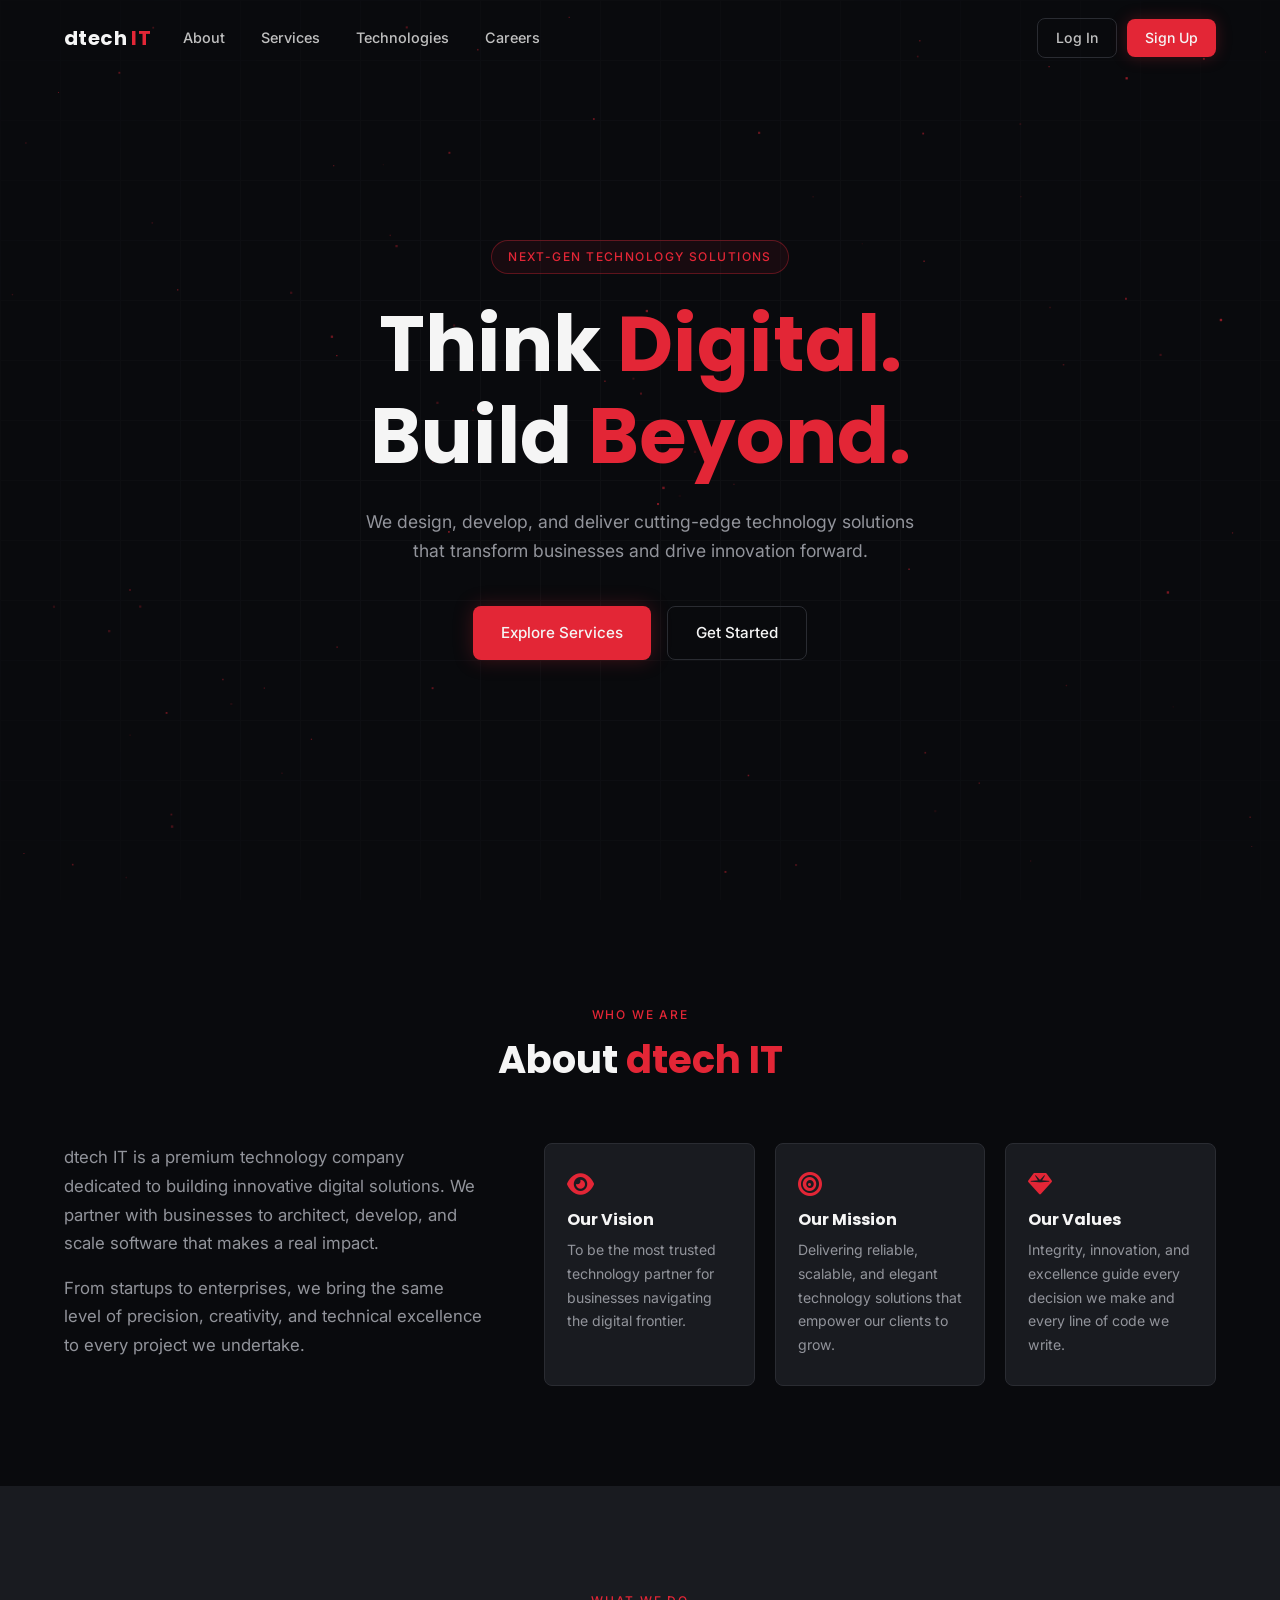
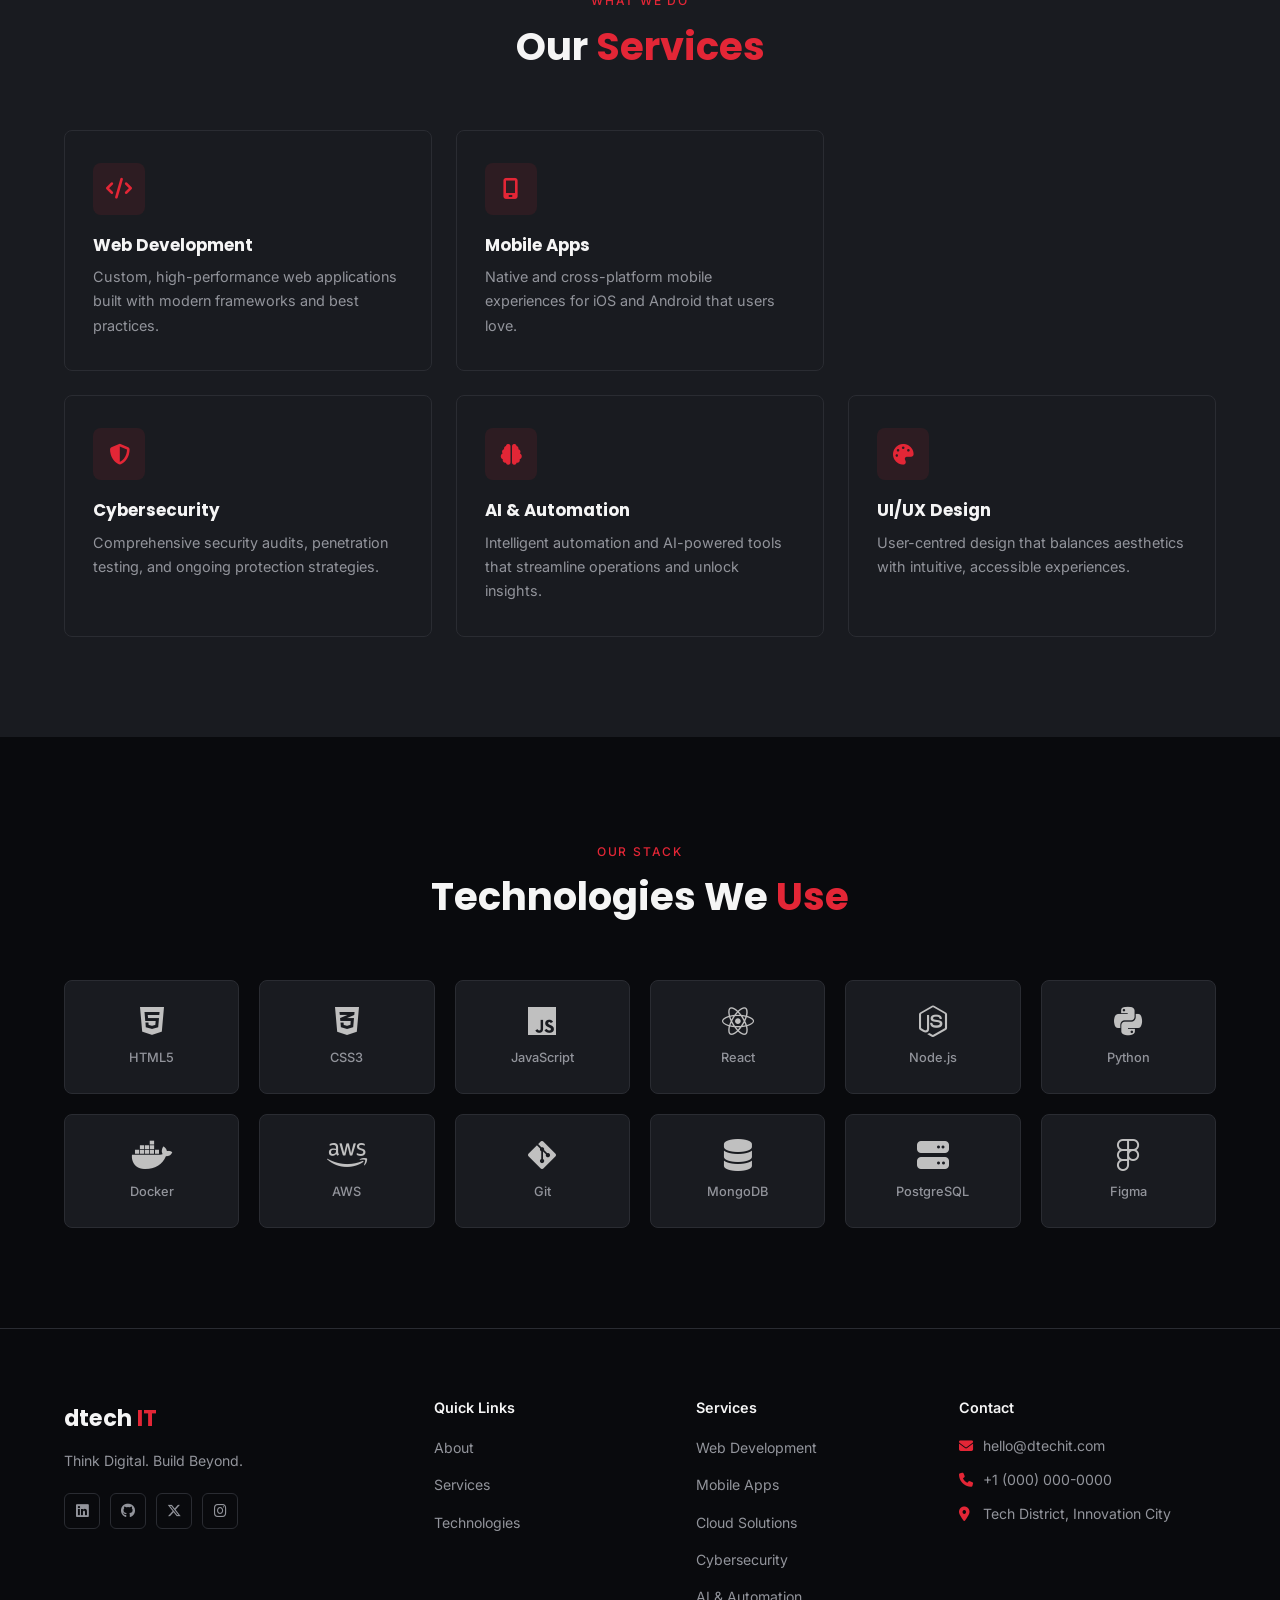
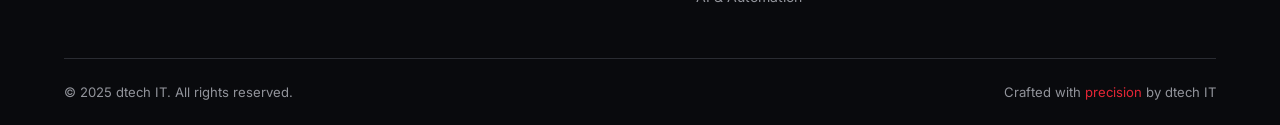
<file: index.html>
<!DOCTYPE html>
<html lang="en">
<head>
  <meta charset="UTF-8" />
  <meta name="viewport" content="width=device-width, initial-scale=1.0" />
  <title>dtech IT — Think Digital. Build Beyond.</title>
  <link rel="preconnect" href="https://fonts.googleapis.com" />
  <link rel="preconnect" href="https://fonts.gstatic.com" crossorigin />
  <link href="https://fonts.googleapis.com/css2?family=Poppins:wght@400;600;700&family=Inter:wght@400;500&display=swap" rel="stylesheet" />
  <link rel="stylesheet" href="https://cdnjs.cloudflare.com/ajax/libs/font-awesome/6.5.0/css/all.min.css" />
  <link rel="stylesheet" href="css/style.css" />
</head>
<body>

  <!-- NAV -->
  <nav class="navbar" id="navbar">
    <div class="nav-container">
      <a href="#hero" class="nav-logo">dtech <span>IT</span></a>
      <ul class="nav-links" id="navLinks">
        <li><a href="#about">About</a></li>
        <li><a href="#services">Services</a></li>
        <li><a href="#technologies">Technologies</a></li>
        <li class="nav-links-auth">
          <a href="html/login.html" class="btn-login">Log In</a>
          <a href="html/login.html" class="btn-signup">Sign Up</a>
        </li>
        <li class="dropdown" style="position: relative;">
          <a href="javascript:void(0)" onclick="toggleCareers()">Careers </a>
          <ul id="careersDropdown"style="display: none" class="dropdown-box">
            <li><a href="html/pages/working.html">Working at Dtech</a></li>
            <li><a href="html/pages/jobs.html">Job Opportunities</a></li>
            <li><a href="html/pages/culture.html">Comapny Culture</a></li>

          </ul>
        </li>
      </ul>
      <div class="nav-auth">
        <a href="html/login.html" class="btn-login">Log In</a>
        <a href="html/login.html" class="btn-signup">Sign Up</a>
      </div>
      <button class="nav-toggle" id="navToggle" aria-label="Toggle menu">
        <span></span><span></span><span></span>
      </button>
    </div>
  </nav>

  <!-- HERO -->
  <section class="hero" id="hero">
    <canvas id="particleCanvas"></canvas>
    <div class="hero-content reveal">
      <span class="hero-badge">Next-Gen Technology Solutions</span>
      <h1>Think <span class="accent">Digital.</span><br />Build <span class="accent">Beyond.</span></h1>
      <p>We design, develop, and deliver cutting-edge technology solutions that transform businesses and drive innovation forward.</p>
      <div class="hero-buttons">
        <a href="#services" class="btn btn-primary">Explore Services</a>
        <a href="html/login.html" class="btn btn-secondary">Get Started</a>
      </div>
    </div>
    <div class="hero-circuit"></div>
  </section>

  <!-- ABOUT -->
  <section class="section about" id="about">
    <div class="container">
      <div class="section-header reveal">
        <span class="section-label">Who We Are</span>
        <h2>About <span class="accent">dtech IT</span></h2>
      </div>
      <div class="about-grid">
        <div class="about-intro reveal">
          <p>dtech IT is a premium technology company dedicated to building innovative digital solutions. We partner with businesses to architect, develop, and scale software that makes a real impact.</p>
          <p>From startups to enterprises, we bring the same level of precision, creativity, and technical excellence to every project we undertake.</p>
        </div>
        <div class="about-cards">
          <div class="about-card reveal">
            <i class="fa-solid fa-eye accent"></i>
            <h3>Our Vision</h3>
            <p>To be the most trusted technology partner for businesses navigating the digital frontier.</p>
          </div>
          <div class="about-card reveal">
            <i class="fa-solid fa-bullseye accent"></i>
            <h3>Our Mission</h3>
            <p>Delivering reliable, scalable, and elegant technology solutions that empower our clients to grow.</p>
          </div>
          <div class="about-card reveal">
            <i class="fa-solid fa-gem accent"></i>
            <h3>Our Values</h3>
            <p>Integrity, innovation, and excellence guide every decision we make and every line of code we write.</p>
          </div>
        </div>
      </div>
    </div>
  </section>

  <!-- SERVICES -->
  <section class="section services alt-bg" id="services">
    <div class="container">
      <div class="section-header reveal">
        <span class="section-label">What We Do</span>
        <h2>Our <span class="accent">Services</span></h2>
      </div>
      <div class="cards-grid">
        <div class="card reveal">
          <a href="html/pages/webdev.html">
          <div class="card-icon"><i class="fa-solid fa-code"></i></div>
          <h3>Web Development</h3>
          <p>Custom, high-performance web applications built with modern frameworks and best practices.</p>
          </a>
        </div>
        <div class="card reveal">
          <a href="html/pages/mobile.html">
          <div class="card-icon"><i class="fa-solid fa-mobile-screen"></i></div>
          <h3>Mobile Apps</h3>
          <p>Native and cross-platform mobile experiences for iOS and Android that users love.</p>
         </a>
        </div>
        <div class="card reveal">
          <a href="html/pages/cloud.html">
          <div class="card-icon"><i class="fa-solid fa-cloud"></i></div>
          <h3>Cloud Solutions</h3>
          <p>Scalable cloud architecture, migration, and managed services on leading cloud platforms.</p>
          </a>
        </div>
        <div class="card reveal">
          <a href="html/pages/cyber.html">
          <div class="card-icon"><i class="fa-solid fa-shield-halved"></i></div>
          <h3>Cybersecurity</h3>
          <p>Comprehensive security audits, penetration testing, and ongoing protection strategies.</p>
          </a>
        </div>
        <div class="card reveal">
          <div class="card-icon"><i class="fa-solid fa-brain"></i></div>
          <h3>AI & Automation</h3>
          <p>Intelligent automation and AI-powered tools that streamline operations and unlock insights.</p>
        </div>
        <div class="card reveal">
          <div class="card-icon"><i class="fa-solid fa-palette"></i></div>
          <h3>UI/UX Design</h3>
          <p>User-centred design that balances aesthetics with intuitive, accessible experiences.</p>
        </div>
      </div>
    </div>
  </section>

  <!-- TECHNOLOGIES -->
  <section class="section technologies" id="technologies">
    <div class="container">
      <div class="section-header reveal">
        <span class="section-label">Our Stack</span>
        <h2>Technologies We <span class="accent">Use</span></h2>
      </div>
      <div class="tech-grid reveal">
        <div class="tech-item"><i class="fa-brands fa-html5"></i><span>HTML5</span></div>
        <div class="tech-item"><i class="fa-brands fa-css3-alt"></i><span>CSS3</span></div>
        <div class="tech-item"><i class="fa-brands fa-js"></i><span>JavaScript</span></div>
        <div class="tech-item"><i class="fa-brands fa-react"></i><span>React</span></div>
        <div class="tech-item"><i class="fa-brands fa-node-js"></i><span>Node.js</span></div>
        <div class="tech-item"><i class="fa-brands fa-python"></i><span>Python</span></div>
        <div class="tech-item"><i class="fa-brands fa-docker"></i><span>Docker</span></div>
        <div class="tech-item"><i class="fa-brands fa-aws"></i><span>AWS</span></div>
        <div class="tech-item"><i class="fa-brands fa-git-alt"></i><span>Git</span></div>
        <div class="tech-item"><i class="fa-solid fa-database"></i><span>MongoDB</span></div>
        <div class="tech-item"><i class="fa-solid fa-server"></i><span>PostgreSQL</span></div>
        <div class="tech-item"><i class="fa-brands fa-figma"></i><span>Figma</span></div>
      </div>
    </div>
  </section>



  <!-- FOOTER -->
  <footer class="footer">
    <div class="container">
      <div class="footer-grid">
        <div class="footer-brand">
          <span class="footer-logo-text">dtech <span>IT</span></span>
          <p>Think Digital. Build Beyond.</p>
          <div class="footer-socials">
            <a href="#"><i class="fa-brands fa-linkedin"></i></a>
            <a href="#"><i class="fa-brands fa-github"></i></a>
            <a href="#"><i class="fa-brands fa-x-twitter"></i></a>
            <a href="#"><i class="fa-brands fa-instagram"></i></a>
          </div>
        </div>
        <div class="footer-links">
          <h4>Quick Links</h4>
          <ul>
            <li><a href="#about">About</a></li>
            <li><a href="#services">Services</a></li>
            <li><a href="#technologies">Technologies</a></li>
          </ul>
        </div>
        <div class="footer-links">
          <h4>Services</h4>
          <ul>
            <li><a href="#services">Web Development</a></li>
            <li><a href="#services">Mobile Apps</a></li>
            <li><a href="#services">Cloud Solutions</a></li>
            <li><a href="#services">Cybersecurity</a></li>
            <li><a href="#services">AI &amp; Automation</a></li>
          </ul>
        </div>
        <div class="footer-contact">
          <h4>Contact</h4>
          <p><i class="fa-solid fa-envelope"></i> hello@dtechit.com</p>
          <p><i class="fa-solid fa-phone"></i> +1 (000) 000-0000</p>
          <p><i class="fa-solid fa-location-dot"></i> Tech District, Innovation City</p>
        </div>
      </div>
      <div class="footer-bottom">
        <p>&copy; 2025 dtech IT. All rights reserved.</p>
        <p>Crafted with <span class="accent">precision</span> by dtech IT</p>
      </div>
    </div>
  </footer>

  <script src="js/main.js"></script>
</body>
</html>
</file>
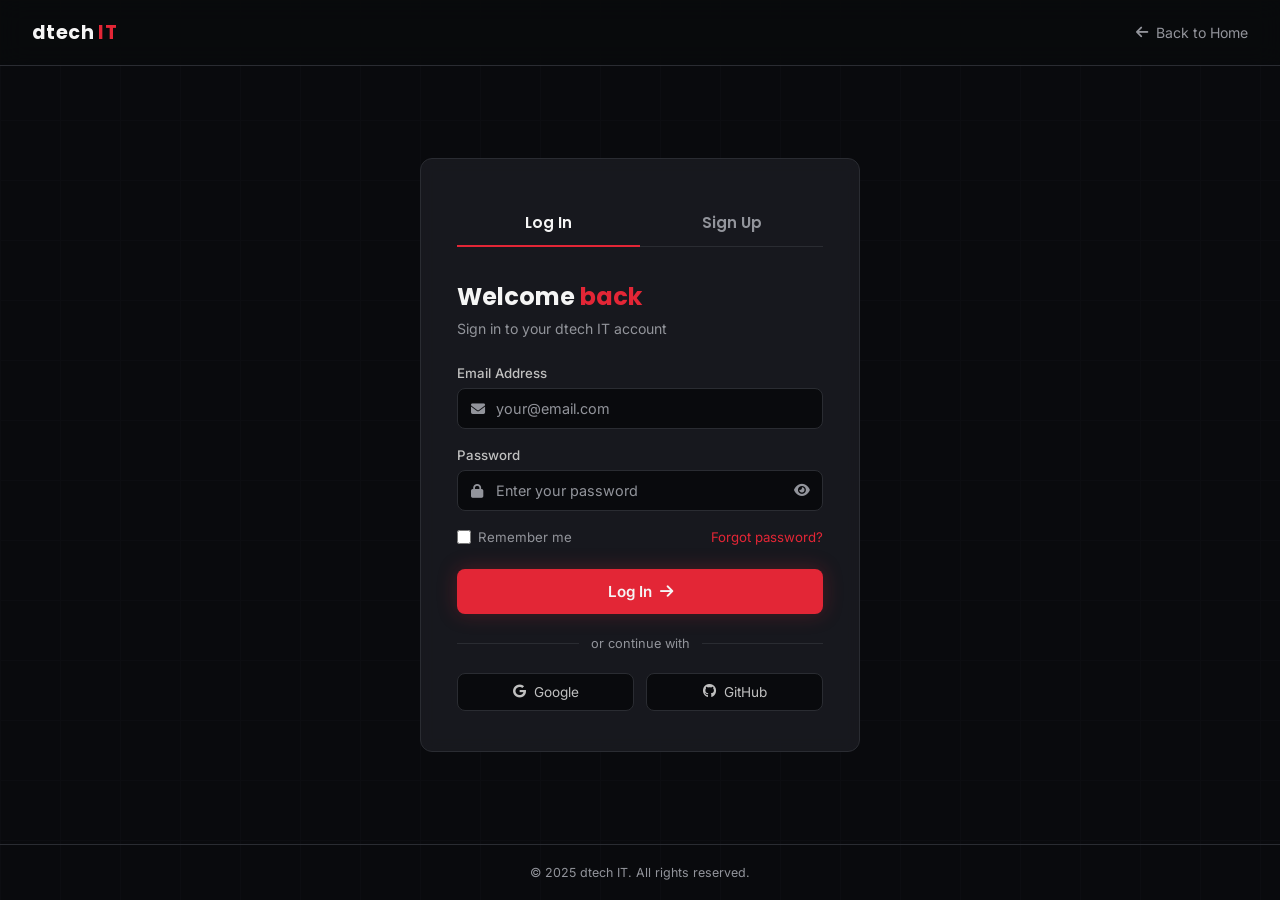
<file: html/login.html>
<!DOCTYPE html>
<html lang="en">
<head>
  <meta charset="UTF-8" />
  <meta name="viewport" content="width=device-width, initial-scale=1.0" />
  <title>dtech IT — Login</title>
  <link rel="preconnect" href="https://fonts.googleapis.com" />
  <link rel="preconnect" href="https://fonts.gstatic.com" crossorigin />
  <link href="https://fonts.googleapis.com/css2?family=Poppins:wght@400;600;700&family=Inter:wght@400;500&display=swap" rel="stylesheet" />
  <link rel="stylesheet" href="https://cdnjs.cloudflare.com/ajax/libs/font-awesome/6.5.0/css/all.min.css" />
  <link rel="stylesheet" href="../css/login.css" />
</head>
<body>

  <div class="page-bg"></div>

  <!-- NAV -->
  <nav class="navbar">
    <a href="../index.html" class="nav-logo">dtech <span>IT</span></a>
    <a href="../index.html" class="nav-back">
      <i class="fa-solid fa-arrow-left"></i> Back to Home
    </a>
  </nav>

  <!-- AUTH WRAPPER -->
  <div class="auth-wrapper">

    <div class="auth-card">

      <div class="auth-tabs">
        <button class="tab-btn active" data-tab="login">Log In</button>
        <button class="tab-btn" data-tab="signup">Sign Up</button>
      </div>

      <!-- LOGIN PANEL -->
      <div class="auth-panel active" id="panel-login">
        <h2>Welcome <span class="accent">back</span></h2>
        <p class="sub">Sign in to your dtech IT account</p>
        <form id="loginForm" novalidate>
          <div class="form-group">
            <label for="login-email">Email Address</label>
            <div class="input-wrap">
              <i class="field-icon fa-solid fa-envelope"></i>
              <input type="email" id="login-email" placeholder="your@email.com" required />
            </div>
          </div>
          <div class="form-group">
            <label for="login-password">Password</label>
            <div class="input-wrap">
              <i class="field-icon fa-solid fa-lock"></i>
              <input type="password" id="login-password" placeholder="Enter your password" required />
              <button type="button" class="toggle-pw" data-target="login-password" tabindex="-1">
                <i class="fa-solid fa-eye"></i>
              </button>
            </div>
          </div>
          <div class="form-row-inline">
            <label class="remember">
              <input type="checkbox" /> Remember me
            </label>
            <a href="#" class="forgot">Forgot password?</a>
          </div>
          <button type="submit" class="btn-submit">
            Log In <i class="fa-solid fa-arrow-right"></i>
          </button>
        </form>
        <div class="divider">or continue with</div>
        <div class="social-btns">
          <button class="social-btn"><i class="fa-brands fa-google"></i> Google</button>
          <button class="social-btn"><i class="fa-brands fa-github"></i> GitHub</button>
        </div>
      </div>

      <!-- SIGNUP PANEL -->
      <div class="auth-panel" id="panel-signup">
        <h2>Create an <span class="accent">account</span></h2>
        <p class="sub">Join dtech IT and build beyond</p>
        <form id="signupForm" novalidate>
          <div class="form-group">
            <label for="signup-name">Full Name</label>
            <div class="input-wrap">
              <i class="field-icon fa-solid fa-user"></i>
              <input type="text" id="signup-name" placeholder="Your full name" required />
            </div>
          </div>
          <div class="form-group">
            <label for="signup-email">Email Address</label>
            <div class="input-wrap">
              <i class="field-icon fa-solid fa-envelope"></i>
              <input type="email" id="signup-email" placeholder="your@email.com" required />
            </div>
          </div>
          <div class="form-group">
            <label for="signup-password">Password</label>
            <div class="input-wrap">
              <i class="field-icon fa-solid fa-lock"></i>
              <input type="password" id="signup-password" placeholder="Create a password" required />
              <button type="button" class="toggle-pw" data-target="signup-password" tabindex="-1">
                <i class="fa-solid fa-eye"></i>
              </button>
            </div>
          </div>
          <div class="form-group">
            <label for="signup-confirm">Confirm Password</label>
            <div class="input-wrap">
              <i class="field-icon fa-solid fa-lock"></i>
              <input type="password" id="signup-confirm" placeholder="Repeat your password" required />
              <button type="button" class="toggle-pw" data-target="signup-confirm" tabindex="-1">
                <i class="fa-solid fa-eye"></i>
              </button>
            </div>
          </div>
          <button type="submit" class="btn-submit" style="margin-top:6px;">
            Create Account <i class="fa-solid fa-arrow-right"></i>
          </button>
        </form>
        <div class="divider">or continue with</div>
        <div class="social-btns">
          <button class="social-btn"><i class="fa-brands fa-google"></i> Google</button>
          <button class="social-btn"><i class="fa-brands fa-github"></i> GitHub</button>
        </div>
        <p class="terms">
          By signing up you agree to our <a href="#">Terms of Service</a> and <a href="#">Privacy Policy</a>.
        </p>
      </div>

    </div>
  </div>

  <footer class="page-footer">
    &copy; 2025 dtech IT. All rights reserved.
  </footer>

  <script src="../js/login.js"></script>
</body>
</html>
</file>
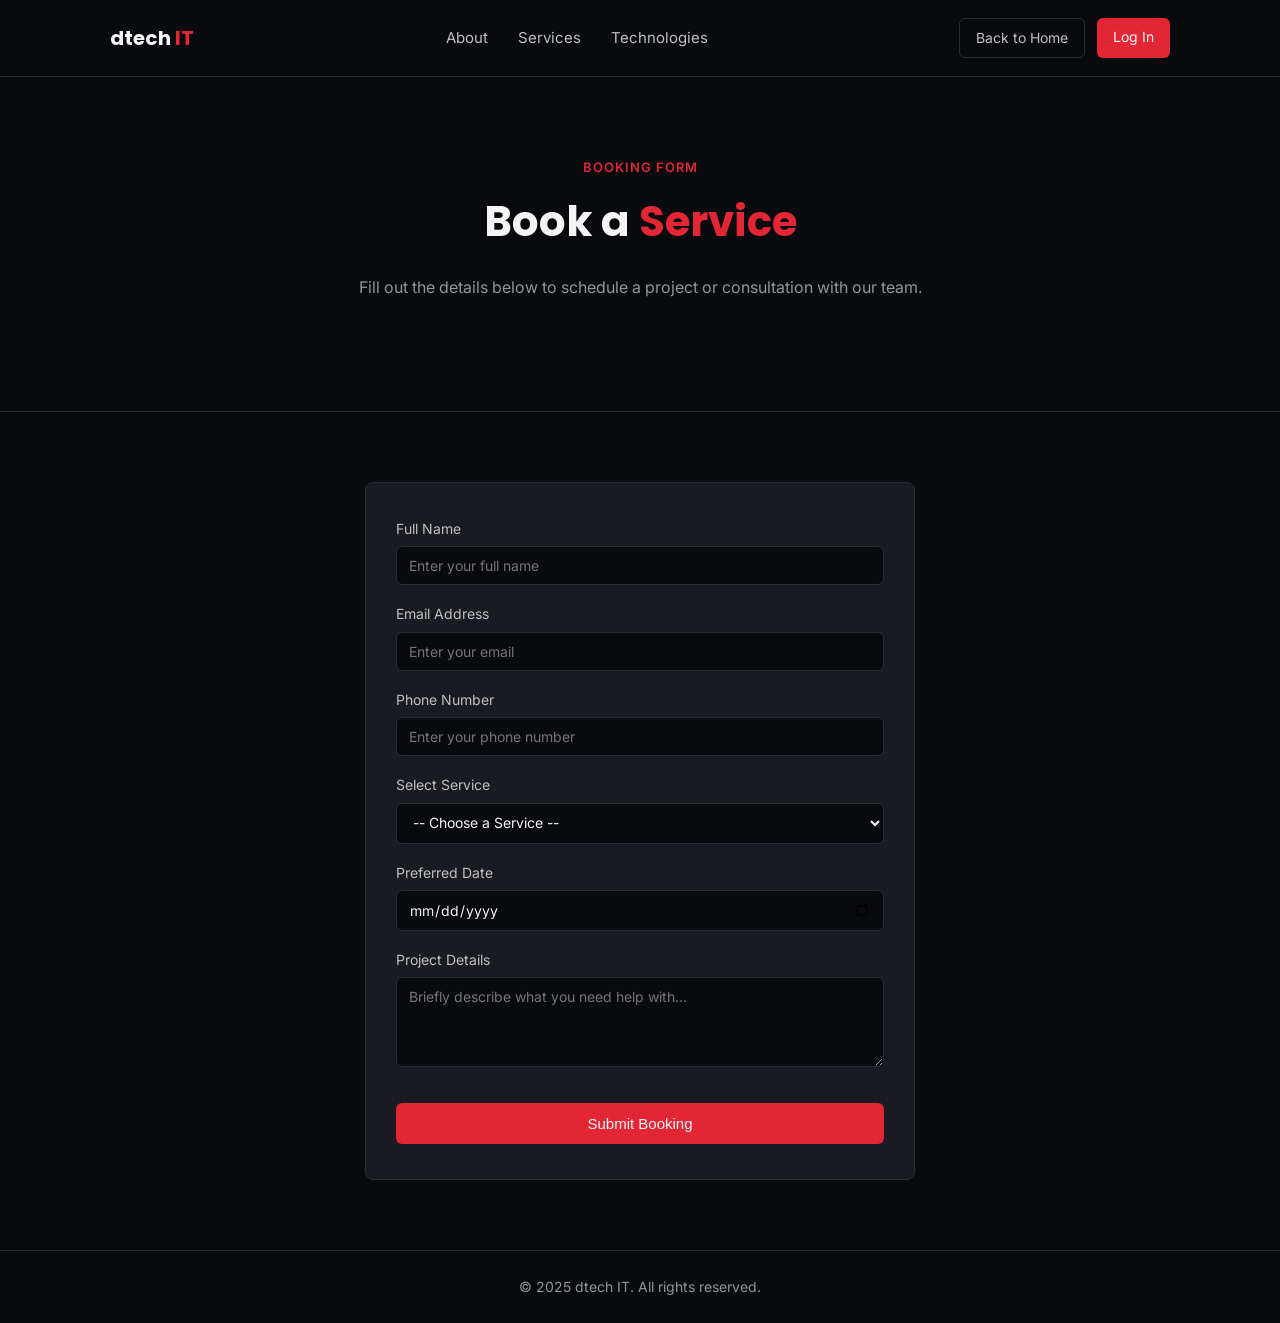
<file: html/pages/booking.html>
<!DOCTYPE html>
<html lang="en">
<head>
  <meta charset="UTF-8" />
  <meta name="viewport" content="width=device-width, initial-scale=1.0" />
  <title>dtech IT - Book a Service</title>
  <link href="https://fonts.googleapis.com/css2?family=Poppins:wght@400;600;700&family=Inter:wght@400;500&display=swap" rel="stylesheet" />
  <link rel="stylesheet" href="../../css/service.css" />
</head>
<body>

  <nav class="navbar">
    <div class="nav-container">
      <a href="../../index.html" class="nav-logo">dtech <span>IT</span></a>
      <ul class="nav-links">
        <li><a href="../../index.html#about">About</a></li>
        <li><a href="../../index.html#services">Services</a></li>
        <li><a href="../../index.html#technologies">Technologies</a></li>
      </ul>
      <div class="nav-auth">
        <a href="../../index.html" class="btn-back">Back to Home</a>
        <a href="../login.html" class="btn-book">Log In</a>
      </div>
    </div>
  </nav>

  <section class="header-section">
    <div class="container">
      <p class="sub-label">BOOKING FORM</p>
      <h1>Book a <span>Service</span></h1>
      <p class="desc">
        Fill out the details below to schedule a project or consultation with our team.
      </p>
    </div>
  </section>

  <section class="section">
    <div class="container">
      <div class="form-box">
        <form action="../../index.html" method="get">
          
          <div class="input-group">
            <label for="name">Full Name</label>
            <input type="text" id="name" name="name" placeholder="Enter your full name" required />
          </div>

          <div class="input-group">
            <label for="email">Email Address</label>
            <input type="email" id="email" name="email" placeholder="Enter your email" required />
          </div>

          <div class="input-group">
            <label for="phone">Phone Number</label>
            <input type="tel" id="phone" name="phone" placeholder="Enter your phone number" required />
          </div>

          <div class="input-group">
            <label for="service">Select Service</label>
            <select id="service" name="service" required>
              <option value="">-- Choose a Service --</option>
              <option value="web">Web Development</option>
              <option value="mobile">Mobile Apps</option>
              <option value="cloud">Cloud Solutions</option>
              <option value="cyber">Cybersecurity</option>
              <option value="ai">AI &amp; Automation</option>
              <option value="uiux">UI/UX Design</option>
            </select>
          </div>

          <div class="input-group">
            <label for="date">Preferred Date</label>
            <input type="date" id="date" name="date" required />
          </div>

          <div class="input-group">
            <label for="details">Project Details</label>
            <textarea id="details" name="details" rows="4" placeholder="Briefly describe what you need help with..." required></textarea>
          </div>

          <button type="submit" class="main-btn submit-btn">Submit Booking</button>
        </form>
      </div>
    </div>
  </section>

  <footer class="footer">
    <p>&copy; 2025 dtech IT. All rights reserved.</p>
  </footer>

</body>
</html>
</file>
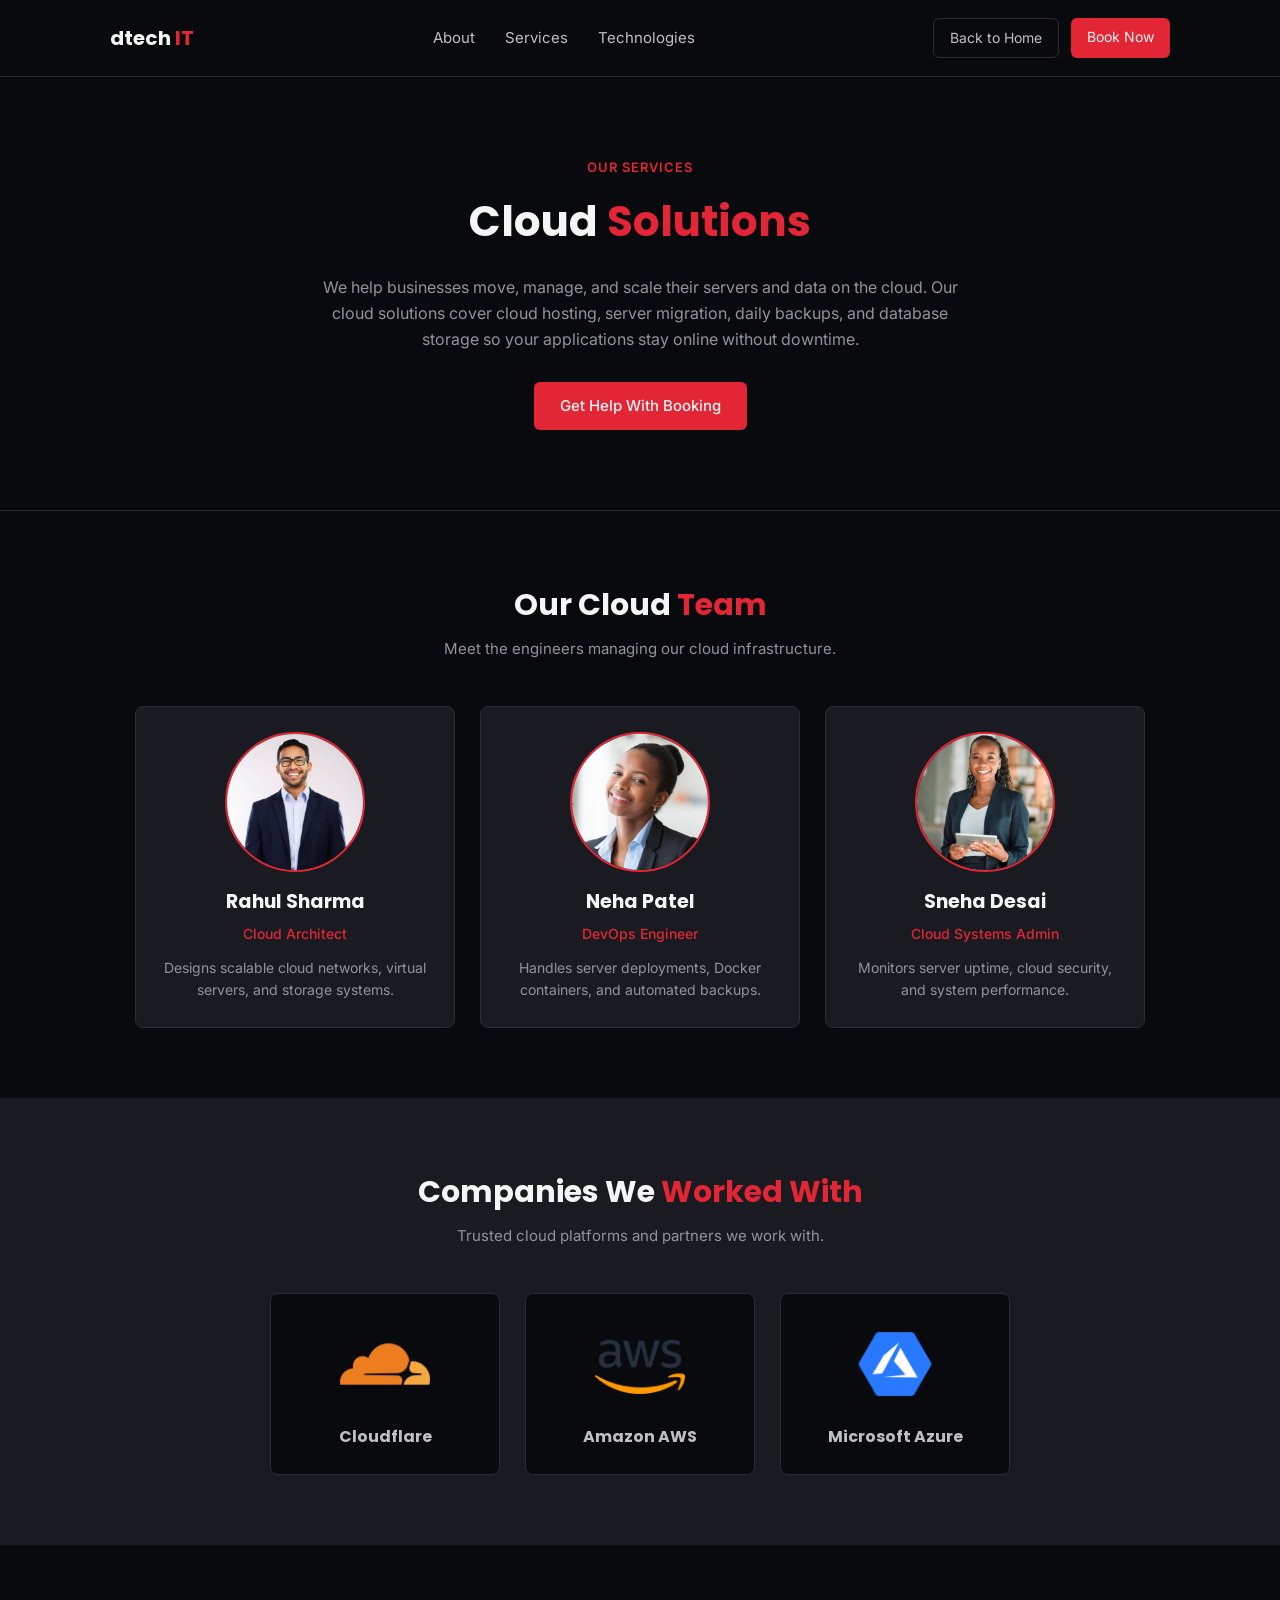
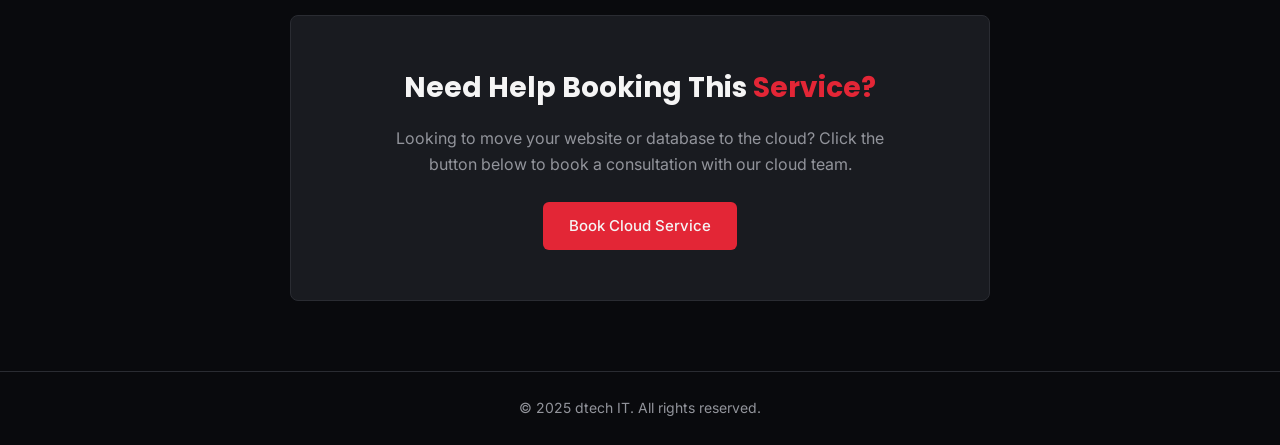
<file: html/pages/cloud.html>
<!DOCTYPE html>
<html lang="en">
<head>
  <meta charset="UTF-8" />
  <meta name="viewport" content="width=device-width, initial-scale=1.0" />
  <title>dtech IT - Cloud Solutions</title>
  <link href="https://fonts.googleapis.com/css2?family=Poppins:wght@400;600;700&family=Inter:wght@400;500&display=swap" rel="stylesheet" />
  <link rel="stylesheet" href="../../css/service.css" />
</head>
<body>

  <nav class="navbar">
    <div class="nav-container">
      <a href="../../index.html" class="nav-logo">dtech <span>IT</span></a>
      <ul class="nav-links">
        <li><a href="../../index.html#about">About</a></li>
        <li><a href="../../index.html#services">Services</a></li>
        <li><a href="../../index.html#technologies">Technologies</a></li>
      </ul>
      <div class="nav-auth">
        <a href="../../index.html" class="btn-back">Back to Home</a>
        <a href="booking.html" class="btn-book">Book Now</a>
      </div>
    </div>
  </nav>

  <section class="header-section">
    <div class="container">
      <p class="sub-label">OUR SERVICES</p>
      <h1>Cloud <span>Solutions</span></h1>
      <p class="desc">
        We help businesses move, manage, and scale their servers and data on the cloud. 
        Our cloud solutions cover cloud hosting, server migration, daily backups, and 
        database storage so your applications stay online without downtime.
      </p>
      <a href="#booking-help" class="main-btn">Get Help With Booking</a>
    </div>
  </section>

  <section class="section">
    <div class="container">
      <h2 class="section-title">Our Cloud <span>Team</span></h2>
      <p class="section-sub">Meet the engineers managing our cloud infrastructure.</p>

      <div class="team-row">
        <div class="team-box">
          <img src="../../assets/images/emp1.jpg" alt="Team Member 1" />
          <h3>Rahul Sharma</h3>
          <p class="role">Cloud Architect</p>
          <p class="bio">Designs scalable cloud networks, virtual servers, and storage systems.</p>
        </div>

        <div class="team-box">
          <img src="../../assets/images/emp2.jpg" alt="Team Member 2" />
          <h3>Neha Patel</h3>
          <p class="role">DevOps Engineer</p>
          <p class="bio">Handles server deployments, Docker containers, and automated backups.</p>
        </div>

        <div class="team-box">
          <img src="../../assets/images/emp3.jpg" alt="Team Member 3" />
          <h3>Sneha Desai</h3>
          <p class="role">Cloud Systems Admin</p>
          <p class="bio">Monitors server uptime, cloud security, and system performance.</p>
        </div>
      </div>
    </div>
  </section>

  <section class="section dark-bg">
    <div class="container">
      <h2 class="section-title">Companies We <span>Worked With</span></h2>
      <p class="section-sub">Trusted cloud platforms and partners we work with.</p>

      <div class="company-row">
        <div class="company-box">
          <img src="../../assets/images/cloudf.png" alt="Cloudflare" />
          <h4>Cloudflare</h4>
        </div>

        <div class="company-box">
          <img src="../../assets/images/amazonc.png" alt="AWS" />
          <h4>Amazon AWS</h4>
        </div>

        <div class="company-box">
          <img src="../../assets/images/azure.png" alt="Microsoft Azure" />
          <h4>Microsoft Azure</h4>
        </div>
      </div>
    </div>
  </section>

  <section class="section" id="booking-help">
    <div class="container">
      <div class="booking-container">
        <h2>Need Help Booking This <span>Service?</span></h2>
        <p>
          Looking to move your website or database to the cloud? Click the button below 
          to book a consultation with our cloud team.
        </p>
        <a href="booking.html" class="main-btn">Book Cloud Service</a>
      </div>
    </div>
  </section>

  <footer class="footer">
    <p>&copy; 2025 dtech IT. All rights reserved.</p>
  </footer>

</body>
</html>
</file>
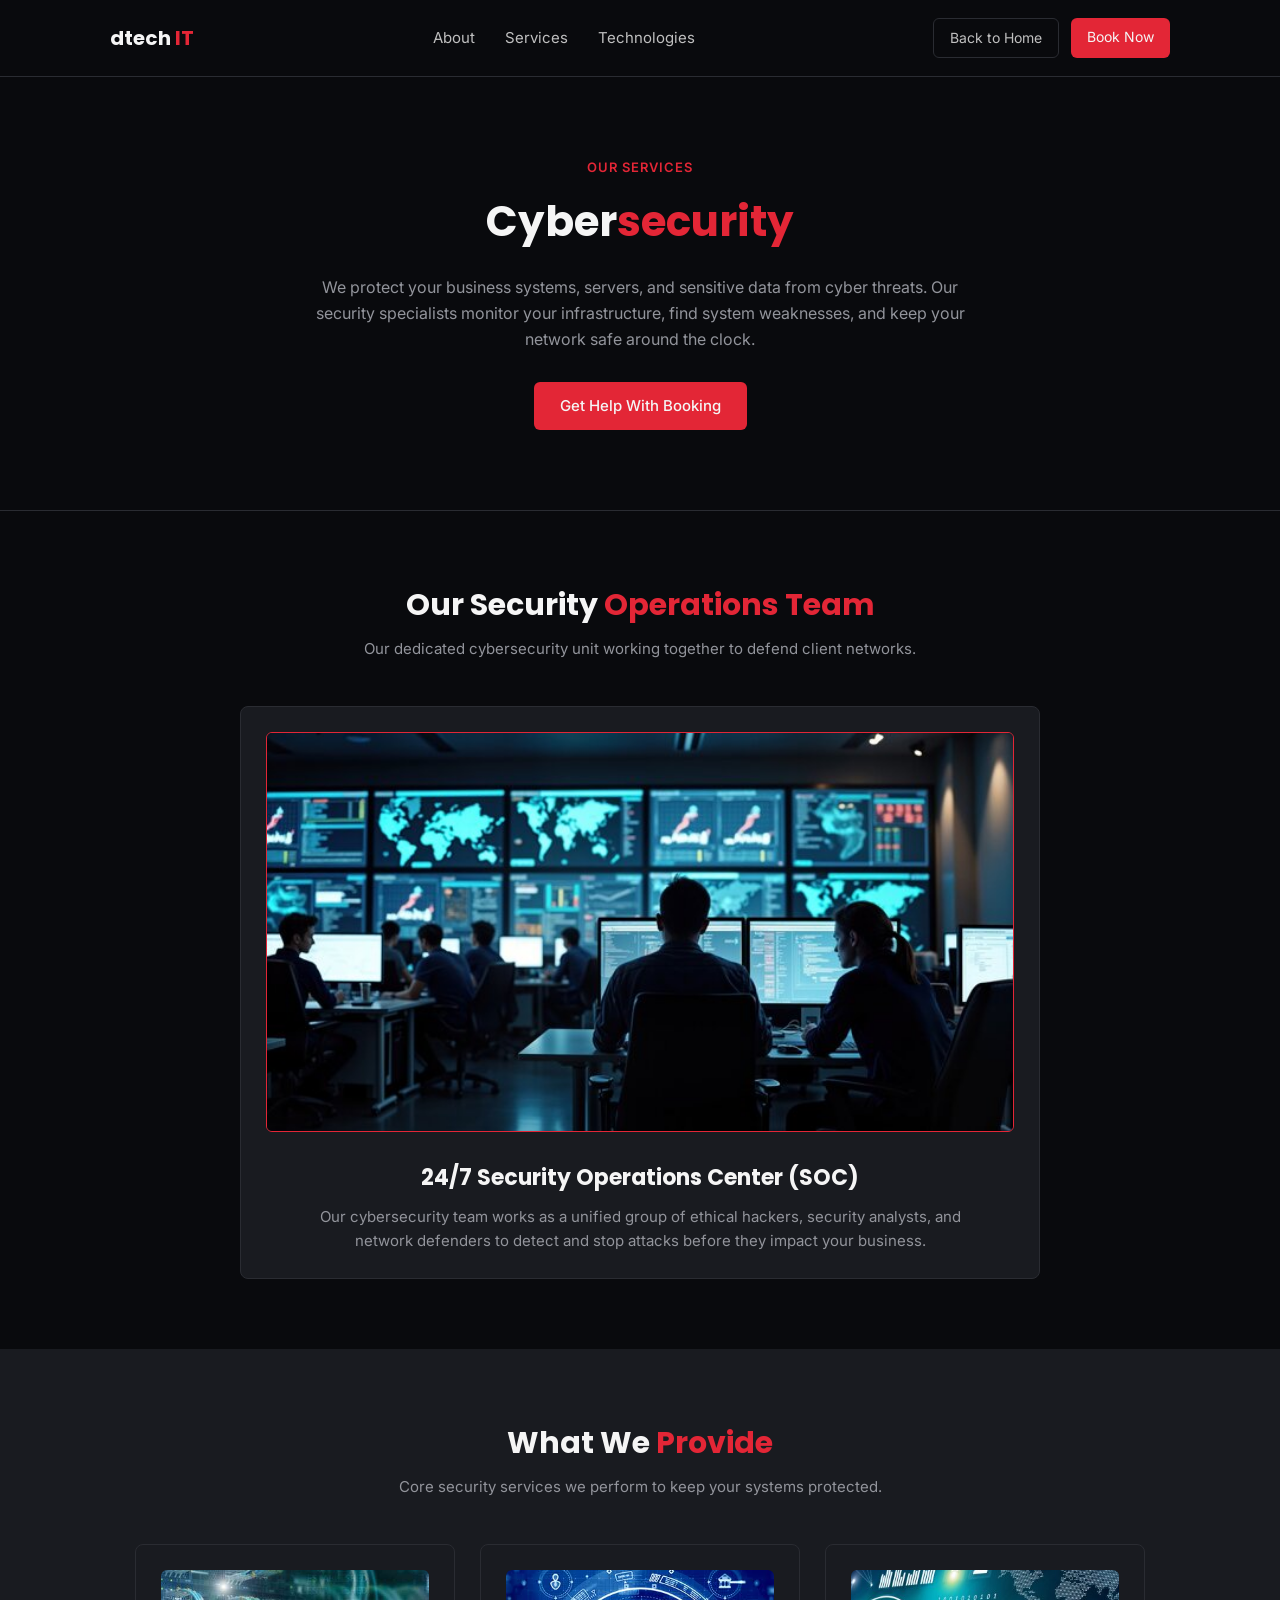
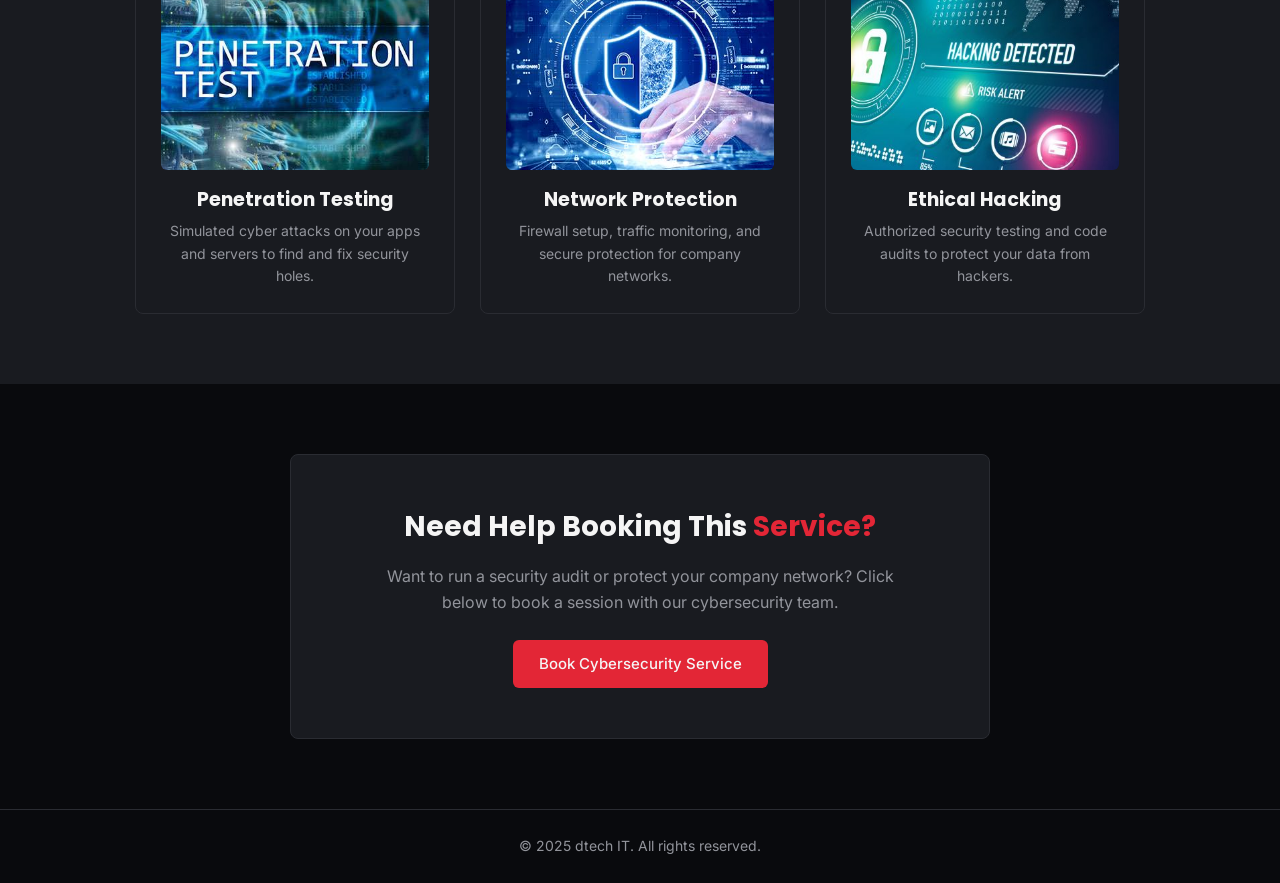
<file: html/pages/cyber.html>
<!DOCTYPE html>
<html lang="en">
<head>
  <meta charset="UTF-8" />
  <meta name="viewport" content="width=device-width, initial-scale=1.0" />
  <title>dtech IT - Cybersecurity</title>
  <link href="https://fonts.googleapis.com/css2?family=Poppins:wght@400;600;700&family=Inter:wght@400;500&display=swap" rel="stylesheet" />
  <link rel="stylesheet" href="../../css/service.css" />
</head>
<body>

  <nav class="navbar">
    <div class="nav-container">
      <a href="../../index.html" class="nav-logo">dtech <span>IT</span></a>
      <ul class="nav-links">
        <li><a href="../../index.html#about">About</a></li>
        <li><a href="../../index.html#services">Services</a></li>
        <li><a href="../../index.html#technologies">Technologies</a></li>
      </ul>
      <div class="nav-auth">
        <a href="../../index.html" class="btn-back">Back to Home</a>
        <a href="booking.html" class="btn-book">Book Now</a>
      </div>
    </div>
  </nav>

  <section class="header-section">
    <div class="container">
      <p class="sub-label">OUR SERVICES</p>
      <h1>Cyber<span>security</span></h1>
      <p class="desc">
        We protect your business systems, servers, and sensitive data from cyber threats. 
        Our security specialists monitor your infrastructure, find system weaknesses, and 
        keep your network safe around the clock.
      </p>
      <a href="#booking-help" class="main-btn">Get Help With Booking</a>
    </div>
  </section>

  <section class="section">
    <div class="container">
      <h2 class="section-title">Our Security <span>Operations Team</span></h2>
      <p class="section-sub">Our dedicated cybersecurity unit working together to defend client networks.</p>

      <div class="wide-team-box">
        <img src="../../assets/images/csteam.jpg" alt="Cybersecurity Team" />
        <h3>24/7 Security Operations Center (SOC)</h3>
        <p>
          Our cybersecurity team works as a unified group of ethical hackers, security analysts, 
          and network defenders to detect and stop attacks before they impact your business.
        </p>
      </div>
    </div>
  </section>

  <section class="section dark-bg">
    <div class="container">
      <h2 class="section-title">What We <span>Provide</span></h2>
      <p class="section-sub">Core security services we perform to keep your systems protected.</p>

      <div class="team-row">
        <div class="team-box square-img-box">
          <img src="../../assets/images/pt.jpg" alt="Penetration Testing" />
          <h3>Penetration Testing</h3>
          <p class="bio">Simulated cyber attacks on your apps and servers to find and fix security holes.</p>
        </div>

        <div class="team-box square-img-box">
          <img src="../../assets/images/networks.jpg" alt="Network Protection" />
          <h3>Network Protection</h3>
          <p class="bio">Firewall setup, traffic monitoring, and secure protection for company networks.</p>
        </div>

        <div class="team-box square-img-box">
          <img src="../../assets/images/hacki.jpg" alt="Ethical Hacking" />
          <h3>Ethical Hacking</h3>
          <p class="bio">Authorized security testing and code audits to protect your data from hackers.</p>
        </div>
      </div>
    </div>
  </section>

  <section class="section" id="booking-help">
    <div class="container">
      <div class="booking-container">
        <h2>Need Help Booking This <span>Service?</span></h2>
        <p>
          Want to run a security audit or protect your company network? Click below 
          to book a session with our cybersecurity team.
        </p>
        <a href="booking.html" class="main-btn">Book Cybersecurity Service</a>
      </div>
    </div>
  </section>

  <footer class="footer">
    <p>&copy; 2025 dtech IT. All rights reserved.</p>
  </footer>

</body>
</html>
</file>
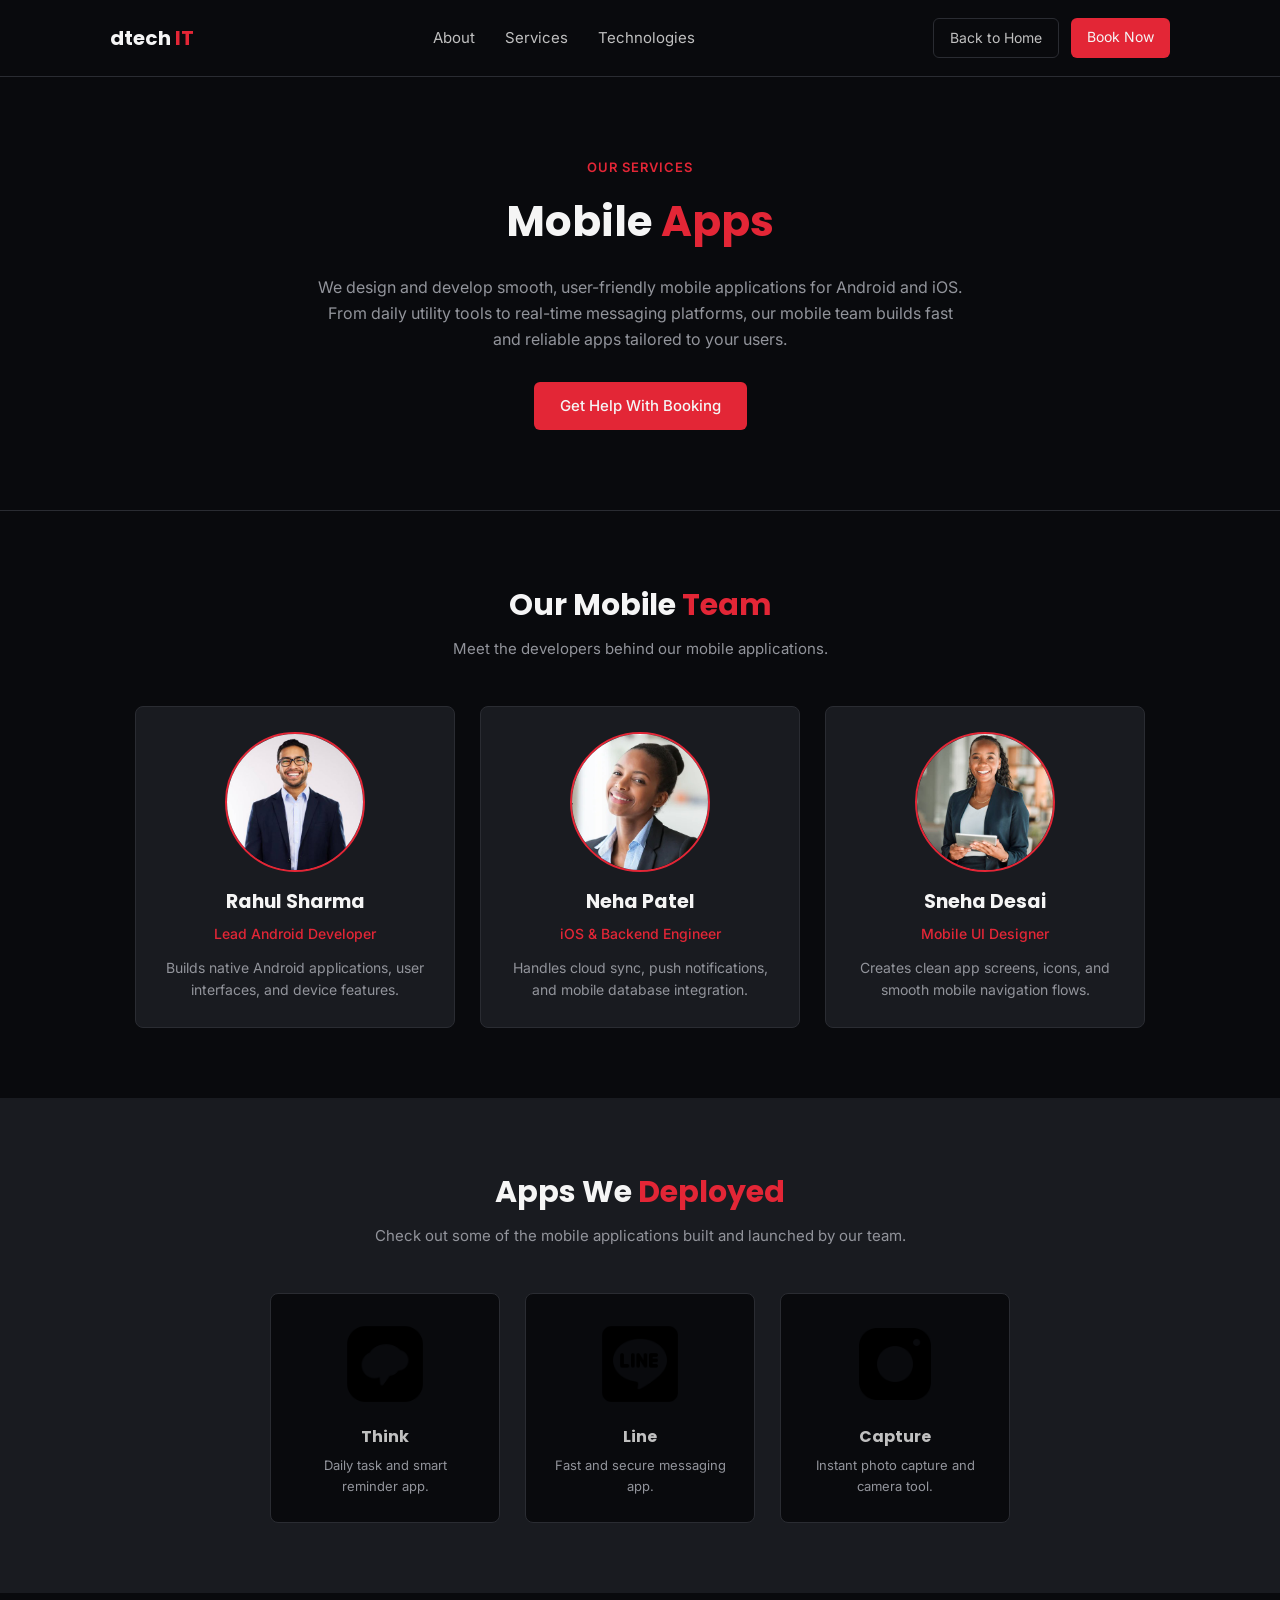
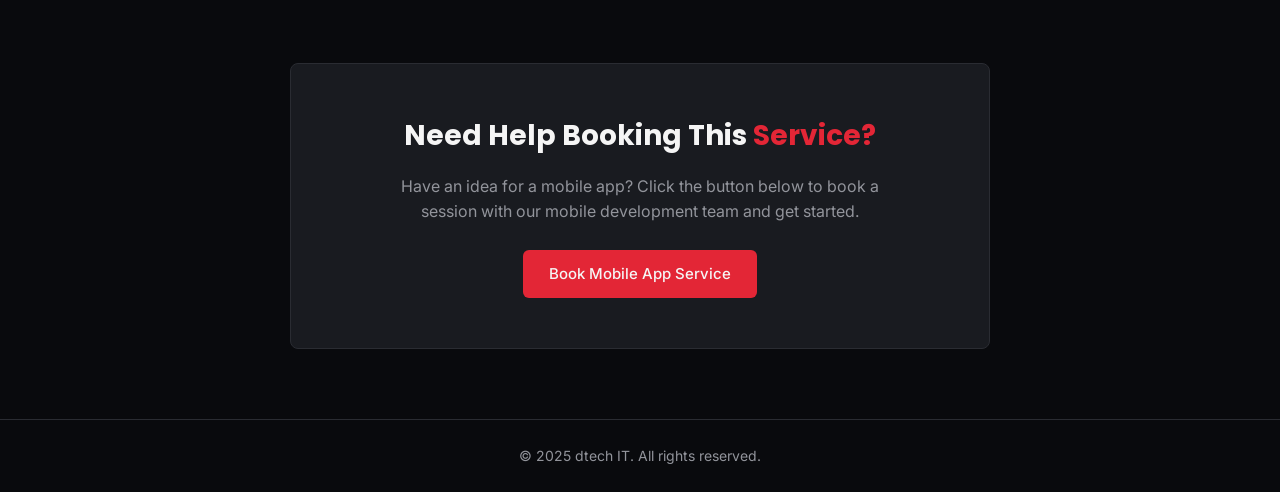
<file: html/pages/mobile.html>
<!DOCTYPE html>
<html lang="en">
<head>
  <meta charset="UTF-8" />
  <meta name="viewport" content="width=device-width, initial-scale=1.0" />
  <title>dtech IT - Mobile Apps</title>
  <link href="https://fonts.googleapis.com/css2?family=Poppins:wght@400;600;700&family=Inter:wght@400;500&display=swap" rel="stylesheet" />
  <link rel="stylesheet" href="../../css/service.css" />
</head>
<body>

  <nav class="navbar">
    <div class="nav-container">
      <a href="../../index.html" class="nav-logo">dtech <span>IT</span></a>
      <ul class="nav-links">
        <li><a href="../../index.html#about">About</a></li>
        <li><a href="../../index.html#services">Services</a></li>
        <li><a href="../../index.html#technologies">Technologies</a></li>
      </ul>
      <div class="nav-auth">
        <a href="../../index.html" class="btn-back">Back to Home</a>
        <a href="../login.html" class="btn-book">Book Now</a>
      </div>
    </div>
  </nav>

  <section class="header-section">
    <div class="container">
      <p class="sub-label">OUR SERVICES</p>
      <h1>Mobile <span>Apps</span></h1>
      <p class="desc">
        We design and develop smooth, user-friendly mobile applications for Android and iOS. 
        From daily utility tools to real-time messaging platforms, our mobile team builds fast 
        and reliable apps tailored to your users.
      </p>
      <a href="#booking-help" class="main-btn">Get Help With Booking</a>
    </div>
  </section>

  <section class="section">
    <div class="container">
      <h2 class="section-title">Our Mobile <span>Team</span></h2>
      <p class="section-sub">Meet the developers behind our mobile applications.</p>

      <div class="team-row">
        <div class="team-box">
          <img src="../../assets/images/emp1.jpg" alt="Team Member 1" />
          <h3>Rahul Sharma</h3>
          <p class="role">Lead Android Developer</p>
          <p class="bio">Builds native Android applications, user interfaces, and device features.</p>
        </div>

        <div class="team-box">
          <img src="../../assets/images/emp2.jpg" alt="Team Member 2" />
          <h3>Neha Patel</h3>
          <p class="role">iOS &amp; Backend Engineer</p>
          <p class="bio">Handles cloud sync, push notifications, and mobile database integration.</p>
        </div>

        <div class="team-box">
          <img src="../../assets/images/emp3.jpg" alt="Team Member 3" />
          <h3>Sneha Desai</h3>
          <p class="role">Mobile UI Designer</p>
          <p class="bio">Creates clean app screens, icons, and smooth mobile navigation flows.</p>
        </div>
      </div>
    </div>
  </section>

  <section class="section dark-bg">
    <div class="container">
      <h2 class="section-title">Apps We <span>Deployed</span></h2>
      <p class="section-sub">Check out some of the mobile applications built and launched by our team.</p>

      <div class="company-row">
        <div class="company-box">
          <img src="../../assets/images/think.png" alt="Think App" />
          <h4>Think</h4>
          <p style="color: #92949B; font-size: 13px; margin-top: 6px;">Daily task and smart reminder app.</p>
        </div>

        <div class="company-box">
          <img src="../../assets/images/line.png" alt="Line App" />
          <h4>Line</h4>
          <p style="color: #92949B; font-size: 13px; margin-top: 6px;">Fast and secure messaging app.</p>
        </div>

        <div class="company-box">
          <img src="../../assets/images/capture.png" alt="Capture App" />
          <h4>Capture</h4>
          <p style="color: #92949B; font-size: 13px; margin-top: 6px;">Instant photo capture and camera tool.</p>
        </div>
      </div>
    </div>
  </section>

  <section class="section" id="booking-help">
    <div class="container">
        <div class="booking-container">
        <h2>Need Help Booking This <span>Service?</span></h2>
        <p>
          Have an idea for a mobile app? Click the button below to book a session with our 
          mobile development team and get started.
        </p>
        <a href="booking.html" class="main-btn">Book Mobile App Service</a>
      </div>
    </div>
  </section>

  <footer class="footer">
    <p>&copy; 2025 dtech IT. All rights reserved.</p>
  </footer>

</body>
</html>
</file>
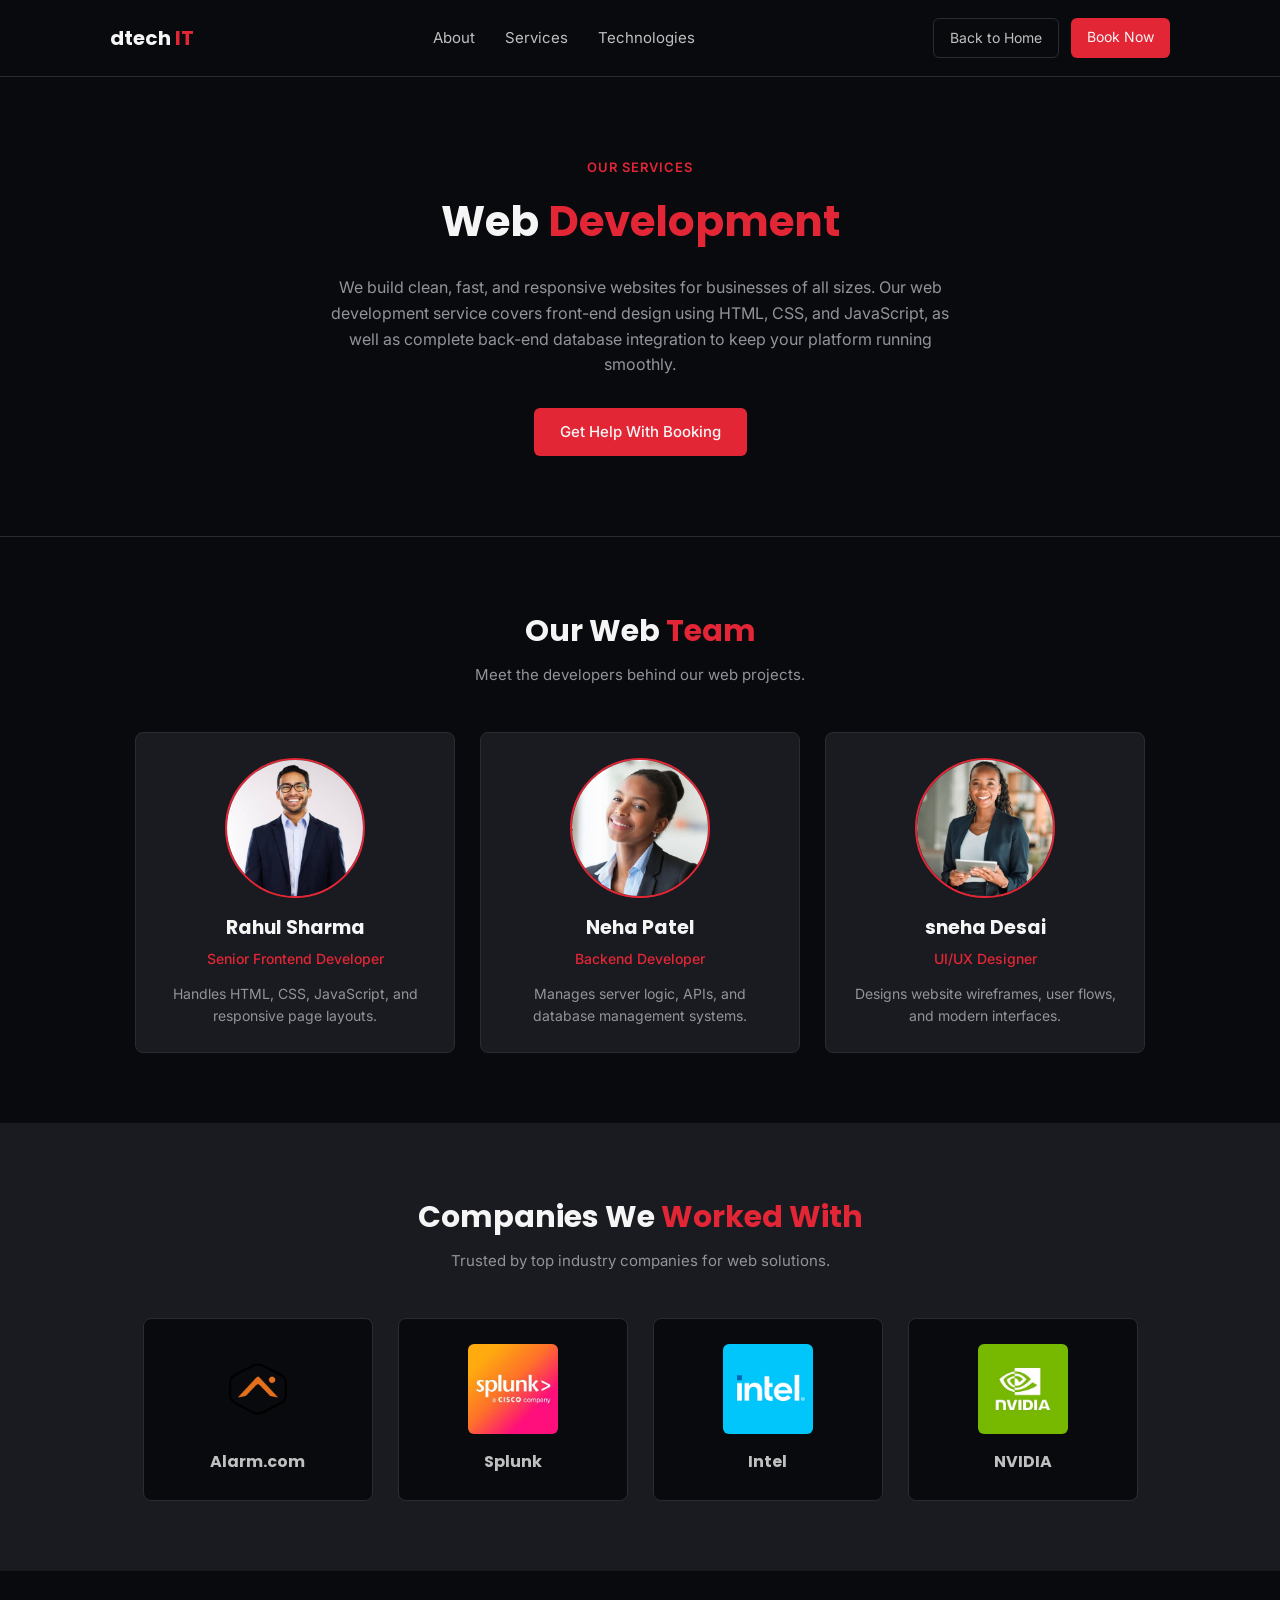
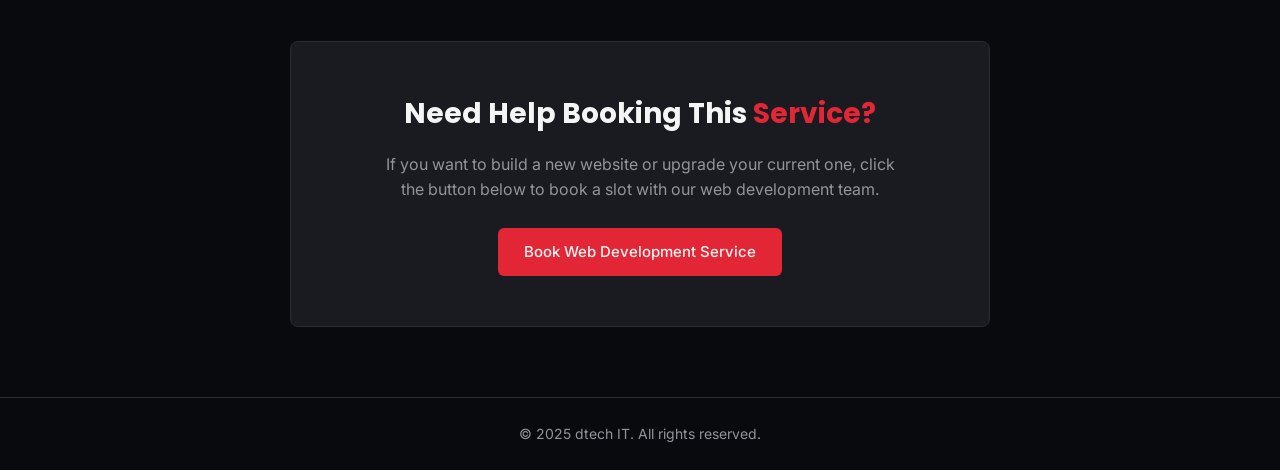
<file: html/pages/webdev.html>
<!DOCTYPE html>
<html lang="en">
<head>
  <meta charset="UTF-8" />
  <meta name="viewport" content="width=device-width, initial-scale=1.0" />
  <title>dtech IT - Web Development</title>
  <link href="https://fonts.googleapis.com/css2?family=Poppins:wght@400;600;700&family=Inter:wght@400;500&display=swap" rel="stylesheet" />
  <link rel="stylesheet" href="../../css/service.css" />
</head>
<body>

  
  <nav class="navbar">
    <div class="nav-container">
      <a href="../index.html" class="nav-logo">dtech <span>IT</span></a>
      <ul class="nav-links">
        <li><a href="../index.html#about">About</a></li>
        <li><a href="../index.html#services">Services</a></li>
        <li><a href="../index.html#technologies">Technologies</a></li>
      </ul>
      <div class="nav-auth">
        <a href="../index.html" class="btn-back">Back to Home</a>
        <a href="login.html" class="btn-book">Book Now</a>
      </div>
    </div>
  </nav>


  <section class="header-section">
    <div class="container">
      <p class="sub-label">OUR SERVICES</p>
      <h1>Web <span>Development</span></h1>
      <p class="desc">
        We build clean, fast, and responsive websites for businesses of all sizes. 
        Our web development service covers front-end design using HTML, CSS, and JavaScript, 
        as well as complete back-end database integration to keep your platform running smoothly.
      </p>
      <a href="#booking-help" class="main-btn">Get Help With Booking</a>
    </div>
  </section>


  <section class="section">
    <div class="container">
      <h2 class="section-title">Our Web <span>Team</span></h2>
      <p class="section-sub">Meet the developers behind our web projects.</p>

      <div class="team-row">
        <div class="team-box">
          <img src="../../assets/images/emp1.jpg" alt="Team Member 1" />
          <h3>Rahul Sharma</h3>
          <p class="role">Senior Frontend Developer</p>
          <p class="bio">Handles HTML, CSS, JavaScript, and responsive page layouts.</p>
        </div>

        <div class="team-box">
          <img src="../../assets/images/emp2.jpg" alt="Team Member 2" />
          <h3>Neha Patel</h3>
          <p class="role">Backend Developer</p>
          <p class="bio">Manages server logic, APIs, and database management systems.</p>
        </div>

        <div class="team-box">
          <img src="../../assets/images/emp3.jpg" alt="Team Member 3" />
          <h3>sneha Desai</h3>
          <p class="role">UI/UX Designer</p>
          <p class="bio">Designs website wireframes, user flows, and modern interfaces.</p>
        </div>
      </div>
    </div>
  </section>

  
  <section class="section dark-bg">
    <div class="container">
      <h2 class="section-title">Companies We <span>Worked With</span></h2>
      <p class="section-sub">Trusted by top industry companies for web solutions.</p>

      <div class="company-row">
        <div class="company-box">
          <img src="../../assets/images/alarm-com-logo.png" alt="Alarm.com" />
          <h4>Alarm.com</h4>
        </div>

        <div class="company-box">
          <img src="../../assets/images/splunk-com-logo.png" alt="Splunk" />
          <h4>Splunk</h4>
        </div>

        <div class="company-box">
          <img src="../../assets/images/intel-com-logo.png" alt="Intel" />
          <h4>Intel</h4>
        </div>

        <div class="company-box">
          <img src="../../assets/images/nvidia-com-logo.png" alt="NVIDIA" />
          <h4>NVIDIA</h4>
        </div>
      </div>
    </div>
  </section>


  <section class="section" id="booking-help">
    <div class="container">
      <div class="booking-container">
        <h2>Need Help Booking This <span>Service?</span></h2>
        <p>
          If you want to build a new website or upgrade your current one, click the button below 
          to book a slot with our web development team.
        </p>
        <a href="booking.html" class="main-btn">Book Web Development Service</a>
      </div>
    </div>
  </section>

  
  <footer class="footer">
    <p>&copy; 2025 dtech IT. All rights reserved.</p>
  </footer>

</body>
</html>
</file>
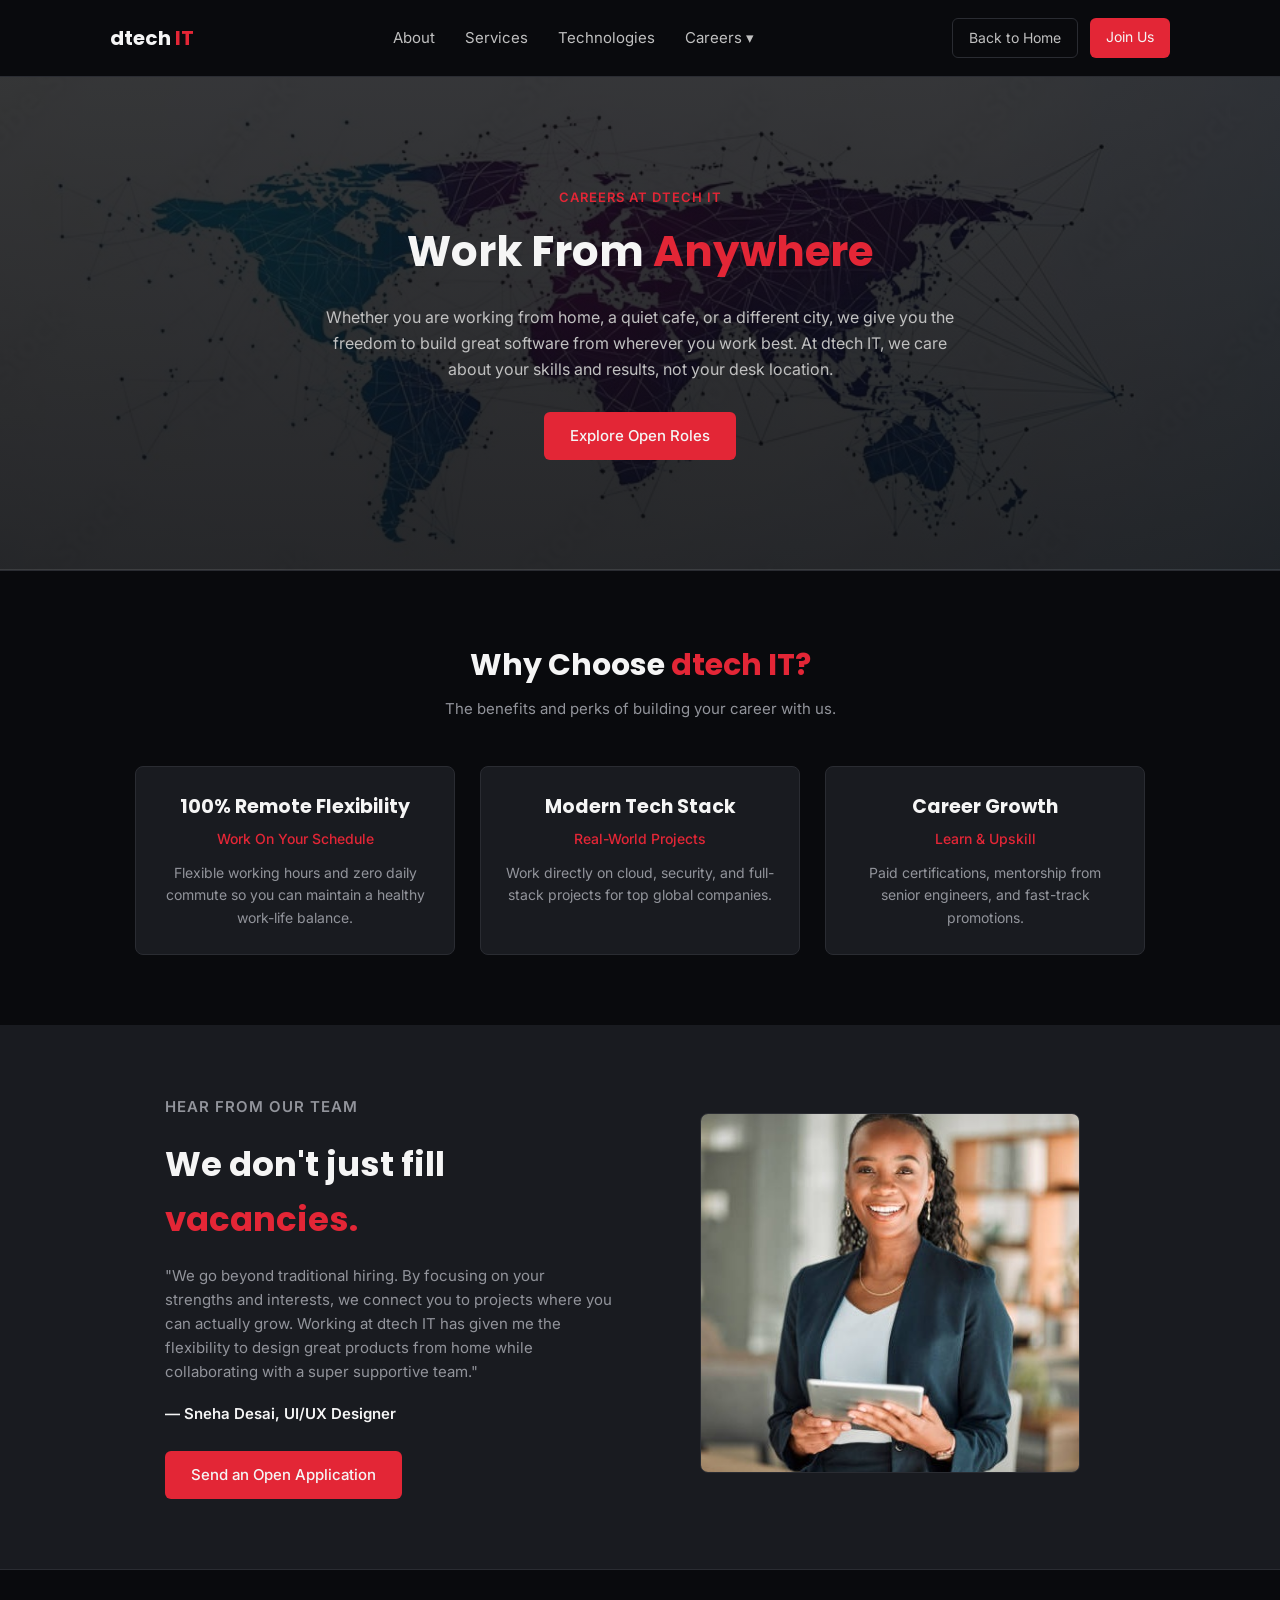
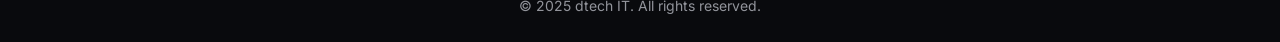
<file: html/pages/working.html>
<!DOCTYPE html>
<html lang="en">
<head>
  <meta charset="UTF-8" />
  <meta name="viewport" content="width=device-width, initial-scale=1.0" />
  <title>dtech IT - Working at dtech</title>
  <link href="https://fonts.googleapis.com/css2?family=Poppins:wght@400;600;700&family=Inter:wght@400;500&display=swap" rel="stylesheet" />
  <link rel="stylesheet" href="../../css/service.css" />
</head>
<body>

  <nav class="navbar">
    <div class="nav-container">
      <a href="../../index.html" class="nav-logo">dtech <span>IT</span></a>
      <ul class="nav-links">
        <li><a href="../../index.html#about">About</a></li>
        <li><a href="../../index.html#services">Services</a></li>
        <li><a href="../../index.html#technologies">Technologies</a></li>
        <li class="dropdown">
          <a href="#">Careers &#9662;</a>
          <ul class="dropdown-menu">
            <li><a href="working.html">Working at dtech</a></li>
            <li><a href="jobs.html">Job Opportunities</a></li>
            <li><a href="culture.html">Company Culture</a></li>
          </ul>
        </li>
      </ul>
      <div class="nav-auth">
        <a href="../../index.html" class="btn-back">Back to Home</a>
        <a href="../login.html" class="btn-book">Join Us</a>
      </div>
    </div>
  </nav>

  <section class="world-hero">
    <div class="container">
      <p class="sub-label">CAREERS AT DTECH IT</p>
      <h1>Work From <span>Anywhere</span></h1>
      <p class="desc">
        Whether you are working from home, a quiet cafe, or a different city, we give you the 
        freedom to build great software from wherever you work best. At dtech IT, we care about 
        your skills and results, not your desk location.
      </p>
      <a href="jobs.html" class="main-btn">Explore Open Roles</a>
    </div>
  </section>

  <section class="section">
    <div class="container">
      <h2 class="section-title">Why Choose <span>dtech IT?</span></h2>
      <p class="section-sub">The benefits and perks of building your career with us.</p>

      <div class="team-row">
        <div class="team-box">
          <h3>100% Remote Flexibility</h3>
          <p class="role">Work On Your Schedule</p>
          <p class="bio">Flexible working hours and zero daily commute so you can maintain a healthy work-life balance.</p>
        </div>

        <div class="team-box">
          <h3>Modern Tech Stack</h3>
          <p class="role">Real-World Projects</p>
          <p class="bio">Work directly on cloud, security, and full-stack projects for top global companies.</p>
        </div>

        <div class="team-box">
          <h3>Career Growth</h3>
          <p class="role">Learn &amp; Upskill</p>
          <p class="bio">Paid certifications, mentorship from senior engineers, and fast-track promotions.</p>
        </div>
      </div>
    </div>
  </section>

  <section class="section dark-bg">
    <div class="container">
      <div class="split-feature">
        <div class="split-text">
          <p class="sub-label">HEAR FROM OUR TEAM</p>
          <h2>We don't just fill <span>vacancies.</span></h2>
          <p>
            "We go beyond traditional hiring. By focusing on your strengths and interests, we connect 
            you to projects where you can actually grow. Working at dtech IT has given me the flexibility 
            to design great products from home while collaborating with a super supportive team."
          </p>
          <p class="quote-author">— Sneha Desai, UI/UX Designer</p>
          <a href="jobs.html" class="main-btn">Send an Open Application</a>
        </div>
        <div class="split-image">
          <img src="../../assets/images/emp3.jpg" alt="Sneha Desai" />
        </div>
      </div>
    </div>
  </section>

  <footer class="footer">
    <p>&copy; 2025 dtech IT. All rights reserved.</p>
  </footer>

</body>
</html>
</file>
<file: css/style.css>
/* ===== RESET & BASE ===== */
*, *::before, *::after { box-sizing: border-box; margin: 0; padding: 0; }

:root {
  --black:   #090A0D;
  --red:     #E32636;
  --silver:  #C0C0C0;
  --graphite:#191B20;
  --white:   #F5F5F5;
  --muted:   #92949B;
  --border:  #2a2c32;
  --radius:  8px;
  --transition: 0.3s ease;
}

html { scroll-behavior: smooth; }

body {
  background: var(--black);
  color: var(--white);
  font-family: 'Inter', sans-serif;
  font-size: 16px;
  line-height: 1.7;
  overflow-x: hidden;
}

h1, h2, h3, h4 { font-family: 'Poppins', sans-serif; line-height: 1.2; }
a { text-decoration: none; color: inherit; }
ul { list-style: none; }
img { max-width: 100%; display: block; }
.accent { color: var(--red); }

/* ===== LAYOUT ===== */
.container { max-width: 1200px; margin: 0 auto; padding: 0 24px; }
.section { padding: 100px 0; }
.alt-bg { background: var(--graphite); }

.section-header { text-align: center; margin-bottom: 60px; }
.section-label {
  display: inline-block;
  font-size: 0.75rem;
  font-weight: 500;
  letter-spacing: 0.15em;
  text-transform: uppercase;
  color: var(--red);
  margin-bottom: 12px;
}
.section-header h2 { font-size: clamp(1.8rem, 3vw, 2.5rem); color: var(--white); }

/* ===== NAVBAR ===== */
.navbar {
  position: fixed;
  top: 0; left: 0; right: 0;
  z-index: 1000;
  padding: 18px 0;
  background: transparent;
  transition: background var(--transition), box-shadow var(--transition);
}
.navbar.scrolled {
  background: rgba(9, 10, 13, 0.95);
  backdrop-filter: blur(12px);
  box-shadow: 0 1px 0 var(--border);
}
.nav-container {
  max-width: 1200px;
  margin: 0 auto;
  padding: 0 24px;
  display: flex;
  align-items: center;
  justify-content: space-between;
  gap: 32px;
}
.nav-logo {
  font-family: 'Poppins', sans-serif;
  font-size: 1.25rem;
  font-weight: 700;
  color: var(--white);
  letter-spacing: 0.02em;
  flex-shrink: 0;
}
.nav-logo span { color: var(--red); }
.nav-links {
  display: flex;
  align-items: center;
  gap: 36px;
  flex: 1;
}
.nav-links > li > a {
  font-size: 0.9rem;
  font-weight: 500;
  color: var(--silver);
  position: relative;
  transition: color var(--transition);
}
.nav-links > li > a::after {
  content: '';
  position: absolute;
  bottom: -4px; left: 0;
  width: 0; height: 2px;
  background: var(--red);
  transition: width var(--transition);
}
.nav-links > li > a:hover,
.nav-links > li > a.active { color: var(--white); }
.nav-links > li > a:hover::after,
.nav-links > li > a.active::after { width: 100%; }
.nav-links-auth { display: none; }
.nav-auth {
  display: flex;
  align-items: center;
  gap: 10px;
  flex-shrink: 0;
}
.btn-login {
  font-size: 0.88rem;
  font-weight: 500;
  color: var(--silver);
  padding: 7px 18px;
  border-radius: var(--radius);
  border: 1px solid var(--border);
  transition: all var(--transition);
}
.btn-login:hover { border-color: var(--silver); color: var(--white); }
.btn-signup {
  font-size: 0.88rem;
  font-weight: 500;
  color: var(--white);
  padding: 7px 18px;
  border-radius: var(--radius);
  background: var(--red);
  box-shadow: 0 0 16px rgba(227,38,54,0.25);
  transition: all var(--transition);
}
.btn-signup:hover { background: #c41f2e; box-shadow: 0 0 24px rgba(227,38,54,0.45); }

.nav-toggle {
  display: none;
  flex-direction: column;
  gap: 5px;
  background: none;
  border: none;
  cursor: pointer;
  padding: 4px;
  flex-shrink: 0;
}
.nav-toggle span {
  display: block;
  width: 24px; height: 2px;
  background: var(--white);
  border-radius: 2px;
  transition: var(--transition);
}
.nav-toggle.open span:nth-child(1) { transform: translateY(7px) rotate(45deg); }
.nav-toggle.open span:nth-child(2) { opacity: 0; }
.nav-toggle.open span:nth-child(3) { transform: translateY(-7px) rotate(-45deg); }

/* ===== HERO ===== */
.hero {
  position: relative;
  min-height: 100vh;
  display: flex;
  align-items: center;
  justify-content: center;
  text-align: center;
  overflow: hidden;
  background: var(--black);
}
#particleCanvas {
  position: absolute;
  inset: 0;
  width: 100%; height: 100%;
  pointer-events: none;
}
.hero-circuit {
  position: absolute;
  inset: 0;
  background-image:
    linear-gradient(var(--border) 1px, transparent 1px),
    linear-gradient(90deg, var(--border) 1px, transparent 1px);
  background-size: 60px 60px;
  opacity: 0.18;
  pointer-events: none;
  mask-image: radial-gradient(ellipse 80% 80% at 50% 50%, black 30%, transparent 100%);
}
.hero-content {
  position: relative;
  z-index: 2;
  max-width: 760px;
  padding: 0 24px;
}
.hero-badge {
  display: inline-block;
  font-size: 0.75rem;
  font-weight: 500;
  letter-spacing: 0.12em;
  text-transform: uppercase;
  color: var(--red);
  border: 1px solid rgba(227, 38, 54, 0.35);
  padding: 6px 16px;
  border-radius: 20px;
  margin-bottom: 24px;
  background: rgba(227, 38, 54, 0.07);
}
.hero-content h1 {
  font-size: clamp(2.6rem, 6vw, 5rem);
  font-weight: 700;
  color: var(--white);
  margin-bottom: 24px;
}
.hero-content p {
  font-size: 1.1rem;
  color: var(--muted);
  max-width: 560px;
  margin: 0 auto 40px;
}
.hero-buttons { display: flex; gap: 16px; justify-content: center; flex-wrap: wrap; }

/* ===== BUTTONS ===== */
.btn {
  display: inline-flex;
  align-items: center;
  gap: 8px;
  padding: 13px 28px;
  border-radius: var(--radius);
  font-family: 'Inter', sans-serif;
  font-size: 0.95rem;
  font-weight: 500;
  cursor: pointer;
  transition: all var(--transition);
  border: none;
}
.btn-primary {
  background: var(--red);
  color: var(--white);
  box-shadow: 0 0 20px rgba(227, 38, 54, 0.25);
}
.btn-primary:hover {
  background: #c41f2e;
  box-shadow: 0 0 30px rgba(227, 38, 54, 0.45);
  transform: translateY(-2px);
}
.btn-secondary {
  background: transparent;
  color: var(--white);
  border: 1px solid var(--border);
}
.btn-secondary:hover {
  border-color: var(--silver);
  background: rgba(192, 192, 192, 0.06);
  transform: translateY(-2px);
}

/* ===== ABOUT ===== */
.about-grid {
  display: grid;
  grid-template-columns: 1fr 1.6fr;
  gap: 60px;
  align-items: start;
}
.about-intro p {
  color: var(--muted);
  margin-bottom: 16px;
  font-size: 1.05rem;
}
.about-cards {
  display: grid;
  grid-template-columns: 1fr 1fr 1fr;
  gap: 20px;
}
.about-card {
  background: var(--graphite);
  border: 1px solid var(--border);
  border-radius: var(--radius);
  padding: 28px 22px;
  transition: border-color var(--transition), transform 0.4s ease, box-shadow 0.4s ease;
}
.about-card:hover {
  border-color: var(--red);
  transform: translateY(-6px);
  box-shadow: 0 8px 24px rgba(0,0,0,0.3);
}
.about-card i { font-size: 1.5rem; margin-bottom: 14px; display: block; }
.about-card h3 { font-size: 1rem; margin-bottom: 8px; color: var(--white); }
.about-card p { font-size: 0.88rem; color: var(--muted); }

/* ===== CARDS GRID ===== */
.cards-grid {
  display: grid;
  grid-template-columns: repeat(3, 1fr);
  gap: 24px;
}
.card {
  background: var(--graphite);
  border: 1px solid var(--border);
  border-radius: var(--radius);
  padding: 32px 28px;
  transition: border-color var(--transition), transform 0.4s ease, box-shadow 0.4s ease;
}
.card:hover {
  border-color: var(--red);
  transform: translateY(-6px);
  box-shadow: 0 8px 24px rgba(0,0,0,0.3);
}
.card-icon {
  width: 52px; height: 52px;
  background: rgba(227, 38, 54, 0.1);
  border-radius: var(--radius);
  display: flex;
  align-items: center;
  justify-content: center;
  margin-bottom: 20px;
  font-size: 1.3rem;
  color: var(--red);
  transition: background var(--transition);
}
.card:hover .card-icon { background: rgba(227, 38, 54, 0.2); }
.card h3 { font-size: 1.05rem; margin-bottom: 10px; color: var(--white); }
.card p { font-size: 0.9rem; color: var(--muted); }

/* ===== TECHNOLOGIES ===== */
.tech-grid {
  display: grid;
  grid-template-columns: repeat(6, 1fr);
  gap: 20px;
}
.tech-item {
  background: var(--graphite);
  border: 1px solid var(--border);
  border-radius: var(--radius);
  padding: 24px 16px;
  display: flex;
  flex-direction: column;
  align-items: center;
  gap: 10px;
  transition: border-color var(--transition), transform 0.4s ease, box-shadow 0.4s ease;
  cursor: default;
}
.tech-item:hover {
  border-color: var(--red);
  transform: translateY(-6px);
  box-shadow: 0 8px 24px rgba(0,0,0,0.3);
}
.tech-item i { font-size: 2rem; color: var(--silver); transition: color var(--transition); }
.tech-item:hover i { color: var(--red); }
.tech-item span { font-size: 0.8rem; color: var(--muted); font-weight: 500; }



/* ===== FOOTER ===== */
.footer { background: var(--black); border-top: 1px solid var(--border); padding: 70px 0 0; }
.footer-grid {
  display: grid;
  grid-template-columns: 1.5fr 1fr 1fr 1.2fr;
  gap: 48px;
  padding-bottom: 48px;
}
.footer-logo-text {
  display: block;
  font-family: 'Poppins', sans-serif;
  font-size: 1.4rem;
  font-weight: 700;
  color: var(--white);
  margin-bottom: 12px;
}
.footer-logo-text span { color: var(--red); }
.footer-brand p { font-size: 0.88rem; color: var(--muted); margin-bottom: 20px; }
.footer-socials { display: flex; gap: 10px; }
.footer-socials a {
  width: 36px; height: 36px;
  border: 1px solid var(--border);
  border-radius: 6px;
  display: flex;
  align-items: center;
  justify-content: center;
  color: var(--muted);
  font-size: 0.9rem;
  transition: all var(--transition);
}
.footer-socials a:hover { border-color: var(--red); color: var(--red); }
.footer-links h4, .footer-contact h4 {
  font-size: 0.9rem;
  color: var(--white);
  margin-bottom: 18px;
  font-family: 'Inter', sans-serif;
  font-weight: 600;
}
.footer-links ul { display: flex; flex-direction: column; gap: 10px; }
.footer-links a { font-size: 0.88rem; color: var(--muted); transition: color var(--transition); }
.footer-links a:hover { color: var(--red); }
.footer-contact p {
  display: flex;
  align-items: center;
  gap: 10px;
  font-size: 0.88rem;
  color: var(--muted);
  margin-bottom: 10px;
}
.footer-contact i { color: var(--red); width: 14px; }
.footer-bottom {
  border-top: 1px solid var(--border);
  padding: 22px 0;
  display: flex;
  justify-content: space-between;
  align-items: center;
  flex-wrap: wrap;
  gap: 8px;
}
.footer-bottom p { font-size: 0.82rem; color: var(--muted); }

/* ===== SCROLL REVEAL ===== */
.reveal {
  opacity: 0;
  transform: translateY(28px);
  transition: opacity 0.65s ease, transform 0.65s ease;
}
.reveal.visible {
  opacity: 1;
  transform: translateY(0);
}
.about-card.visible:hover,
.card.visible:hover,
.tech-item.visible:hover {
  transform: translateY(-6px);
  transition: border-color 0.3s ease, transform 0.4s ease, box-shadow 0.4s ease;
}

/* ===== RESPONSIVE ===== */
@media (max-width: 1024px) {
  .tech-grid { grid-template-columns: repeat(4, 1fr); }
  .about-grid { grid-template-columns: 1fr; gap: 40px; }
  .about-cards { grid-template-columns: repeat(3, 1fr); }
  .cards-grid { grid-template-columns: repeat(2, 1fr); }
  .footer-grid { grid-template-columns: 1fr 1fr; }
}

@media (max-width: 768px) {
  .section { padding: 70px 0; }
  .nav-auth { display: none; }
  .nav-toggle { display: flex; margin-left: auto; }
  .nav-container { gap: 0; }
  .nav-links {
    display: none;
    position: absolute;
    top: 100%; left: 0; right: 0;
    background: rgba(9, 10, 13, 0.98);
    flex-direction: column;
    align-items: stretch;
    padding: 16px 24px 20px;
    gap: 0;
    border-bottom: 1px solid var(--border);
    z-index: 999;
  }
  .nav-links.open { display: flex; }
  .nav-links > li > a {
    display: block;
    padding: 12px 0;
    border-bottom: 1px solid var(--border);
    color: var(--silver);
  }
  .nav-links > li > a::after { display: none; }
  .nav-links-auth {
    display: flex;
    gap: 10px;
    padding-top: 16px;
  }
  .nav-links-auth .btn-login {
    flex: 1;
    text-align: center;
    font-size: 0.88rem;
    font-weight: 500;
    color: var(--silver);
    padding: 10px 18px;
    border-radius: var(--radius);
    border: 1px solid var(--border);
    transition: all var(--transition);
  }
  .nav-links-auth .btn-login:hover { border-color: var(--silver); color: var(--white); }
  .nav-links-auth .btn-signup {
    flex: 1;
    text-align: center;
    font-size: 0.88rem;
    font-weight: 500;
    color: var(--white);
    padding: 10px 18px;
    border-radius: var(--radius);
    background: var(--red);
    transition: all var(--transition);
  }
  .nav-links-auth .btn-signup:hover { background: #c41f2e; }
  .cards-grid { grid-template-columns: 1fr; }
  .tech-grid { grid-template-columns: repeat(3, 1fr); }
  .about-cards { grid-template-columns: 1fr; }
  .footer-grid { grid-template-columns: 1fr 1fr; gap: 32px; }
}

@media (max-width: 480px) {
  .tech-grid { grid-template-columns: repeat(2, 1fr); }
  .footer-grid { grid-template-columns: 1fr; }
  .footer-bottom { flex-direction: column; text-align: center; }
  .hero-buttons { flex-direction: column; align-items: center; }
}
.dropdown { position: relative; }
.dropdown-menu {
  display: none;
  position: absolute;
  top: 100%;
  left: 0;
  background-color: #191B20;
  border: 1px solid #2a2c32;
  border-radius: 6px;
  min-width: 190px;
  padding: 8px 0;
  z-index: 1000;
}
.dropdown:hover .dropdown-menu { display: block; }
.dropdown-menu li a {
  display: block;
  padding: 8px 16px;
  font-size: 14px;
  color: #C0C0C0;
}
.dropdown-menu li a:hover {
  background-color: #090A0D;
  color: #E32636;
}
</file>
<file: css/login.css>
*, *::before, *::after { box-sizing: border-box; margin: 0; padding: 0; }

:root {
  --black:    #090A0D;
  --red:      #E32636;
  --silver:   #C0C0C0;
  --graphite: #191B20;
  --white:    #F5F5F5;
  --muted:    #92949B;
  --border:   #2a2c32;
  --radius:   8px;
  --transition: 0.3s ease;
}

html { scroll-behavior: smooth; }

body {
  background: var(--black);
  color: var(--white);
  font-family: 'Inter', sans-serif;
  min-height: 100vh;
  display: flex;
  flex-direction: column;
  overflow-x: hidden;
}

h1, h2, h3 { font-family: 'Poppins', sans-serif; }
a { text-decoration: none; color: inherit; }
.accent { color: var(--red); }

/* ===== CIRCUIT BG ===== */
.page-bg {
  position: fixed;
  inset: 0;
  background-image:
    linear-gradient(var(--border) 1px, transparent 1px),
    linear-gradient(90deg, var(--border) 1px, transparent 1px);
  background-size: 60px 60px;
  opacity: 0.12;
  pointer-events: none;
  z-index: 0;
}

/* ===== NAVBAR ===== */
.navbar {
  position: relative;
  z-index: 10;
  padding: 18px 32px;
  display: flex;
  align-items: center;
  justify-content: space-between;
  border-bottom: 1px solid var(--border);
  background: rgba(9, 10, 13, 0.9);
  backdrop-filter: blur(12px);
}
.nav-logo {
  font-family: 'Poppins', sans-serif;
  font-size: 1.2rem;
  font-weight: 700;
  color: var(--white);
  letter-spacing: 0.02em;
}
.nav-logo span { color: var(--red); }
.nav-back {
  display: inline-flex;
  align-items: center;
  gap: 8px;
  font-size: 0.88rem;
  color: var(--muted);
  transition: color var(--transition);
}
.nav-back:hover { color: var(--white); }
.nav-right {
  display: flex;
  align-items: center;
  gap: 16px;
}
.nav-btn-login {
  font-size: 0.88rem;
  font-weight: 500;
  color: var(--silver);
  padding: 7px 18px;
  border-radius: var(--radius);
  border: 1px solid var(--border);
  transition: all var(--transition);
}
.nav-btn-login:hover { border-color: var(--silver); color: var(--white); }
.nav-btn-signup {
  font-size: 0.88rem;
  font-weight: 500;
  color: var(--white);
  padding: 7px 18px;
  border-radius: var(--radius);
  background: var(--red);
  box-shadow: 0 0 16px rgba(227, 38, 54, 0.25);
  transition: all var(--transition);
}
.nav-btn-signup:hover { background: #c41f2e; box-shadow: 0 0 24px rgba(227, 38, 54, 0.45); }

/* ===== AUTH WRAPPER ===== */
.auth-wrapper {
  flex: 1;
  position: relative;
  display: flex;
  align-items: center;
  justify-content: center;
  padding: 48px 24px;
  z-index: 1;
}

/* ===== AUTH CARD ===== */
.auth-card {
  position: relative;
  z-index: 2;
  background: rgba(25, 27, 32, 0.92);
  border: 1px solid var(--border);
  border-radius: 12px;
  width: 100%;
  max-width: 440px;
  padding: 40px 36px;
  backdrop-filter: blur(8px);
}

/* ===== TABS ===== */
.auth-tabs {
  display: flex;
  border-bottom: 1px solid var(--border);
  margin-bottom: 32px;
}
.tab-btn {
  flex: 1;
  background: none;
  border: none;
  padding: 12px;
  font-family: 'Poppins', sans-serif;
  font-size: 0.95rem;
  font-weight: 600;
  color: var(--muted);
  cursor: pointer;
  position: relative;
  transition: color var(--transition);
}
.tab-btn::after {
  content: '';
  position: absolute;
  bottom: -1px; left: 0; right: 0;
  height: 2px;
  background: var(--red);
  transform: scaleX(0);
  transition: transform var(--transition);
}
.tab-btn.active { color: var(--white); }
.tab-btn.active::after { transform: scaleX(1); }

/* ===== PANELS ===== */
.auth-panel { display: none; }
.auth-panel.active { display: block; }

.auth-panel h2 { font-size: 1.5rem; margin-bottom: 6px; color: var(--white); }
.auth-panel p.sub { font-size: 0.88rem; color: var(--muted); margin-bottom: 28px; }

/* ===== FORM ===== */
.form-group {
  display: flex;
  flex-direction: column;
  gap: 7px;
  margin-bottom: 18px;
}
.form-group label { font-size: 0.83rem; color: var(--silver); font-weight: 500; }

.input-wrap { position: relative; }

.field-icon {
  position: absolute;
  left: 14px;
  top: 50%;
  transform: translateY(-50%);
  color: var(--muted);
  font-size: 0.88rem;
  pointer-events: none;
  z-index: 1;
  transition: color var(--transition);
}
.input-wrap:focus-within .field-icon { color: var(--red); }

.input-wrap input {
  width: 100%;
  background: var(--black);
  border: 1px solid var(--border);
  border-radius: var(--radius);
  padding: 11px 42px 11px 38px;
  color: var(--white);
  font-family: 'Inter', sans-serif;
  font-size: 0.9rem;
  transition: border-color var(--transition);
  position: relative;
  z-index: 0;
}
.input-wrap input::placeholder { color: var(--muted); }
.input-wrap input:focus { outline: none; border-color: var(--red); }

.toggle-pw {
  position: absolute;
  right: 0;
  top: 0;
  bottom: 0;
  width: 42px;
  background: none;
  border: none;
  color: var(--muted);
  cursor: pointer;
  font-size: 0.88rem;
  display: flex;
  align-items: center;
  justify-content: center;
  z-index: 2;
  transition: color var(--transition);
}
.toggle-pw:hover { color: var(--silver); }

/* ===== REMEMBER / FORGOT ===== */
.form-row-inline {
  display: flex;
  justify-content: space-between;
  align-items: center;
  margin-bottom: 24px;
  font-size: 0.83rem;
}
.remember { display: flex; align-items: center; gap: 7px; color: var(--muted); cursor: pointer; }
.remember input[type="checkbox"] { accent-color: var(--red); width: 14px; height: 14px; }
.forgot { color: var(--red); transition: opacity var(--transition); }
.forgot:hover { opacity: 0.8; }

/* ===== SUBMIT BUTTON ===== */
.btn-submit {
  width: 100%;
  padding: 13px;
  background: var(--red);
  color: var(--white);
  border: none;
  border-radius: var(--radius);
  font-family: 'Inter', sans-serif;
  font-size: 0.95rem;
  font-weight: 600;
  cursor: pointer;
  box-shadow: 0 0 20px rgba(227, 38, 54, 0.25);
  transition: all var(--transition);
  display: flex;
  align-items: center;
  justify-content: center;
  gap: 8px;
}
.btn-submit:hover {
  background: #c41f2e;
  box-shadow: 0 0 30px rgba(227, 38, 54, 0.45);
  transform: translateY(-1px);
}

/* ===== DIVIDER ===== */
.divider {
  display: flex;
  align-items: center;
  gap: 12px;
  margin: 22px 0;
  color: var(--muted);
  font-size: 0.8rem;
}
.divider::before, .divider::after {
  content: '';
  flex: 1;
  height: 1px;
  background: var(--border);
}

/* ===== SOCIAL BUTTONS ===== */
.social-btns { display: flex; gap: 12px; }
.social-btn {
  flex: 1;
  display: flex;
  align-items: center;
  justify-content: center;
  gap: 8px;
  padding: 10px;
  background: var(--black);
  border: 1px solid var(--border);
  border-radius: var(--radius);
  color: var(--silver);
  font-size: 0.85rem;
  font-family: 'Inter', sans-serif;
  cursor: pointer;
  transition: all var(--transition);
}
.social-btn:hover { border-color: var(--silver); color: var(--white); }

/* ===== TERMS ===== */
.terms {
  font-size: 0.78rem;
  color: var(--muted);
  text-align: center;
  margin-top: 18px;
  line-height: 1.6;
}
.terms a { color: var(--red); }
.terms a:hover { opacity: 0.8; }

/* ===== FOOTER ===== */
.page-footer {
  position: relative;
  z-index: 1;
  text-align: center;
  padding: 20px;
  font-size: 0.78rem;
  color: var(--muted);
  border-top: 1px solid var(--border);
}

/* ===== RESPONSIVE ===== */
@media (max-width: 480px) {
  .auth-card { padding: 28px 20px; }
  .navbar { padding: 14px 20px; }
  .nav-back { display: none; }
  .nav-right { gap: 8px; }
}
</file>
<file: css/service.css>
* {
  margin: 0;
  padding: 0;
  box-sizing: border-box;
}

body {
  background-color: #090A0D;
  color: #F5F5F5;
  font-family: 'Inter', sans-serif;
  line-height: 1.6;
}

h1, h2, h3, h4 {
  font-family: 'Poppins', sans-serif;
}

a {
  text-decoration: none;
  color: inherit;
}

span {
  color: #E32636;
}

.container {
  max-width: 1100px;
  margin: 0 auto;
  padding: 0 20px;
}


.navbar {
  background-color: #090A0D;
  border-bottom: 1px solid #2a2c32;
  padding: 18px 0;
}

.nav-container {
  max-width: 1100px;
  margin: 0 auto;
  padding: 0 20px;
  display: flex;
  justify-content: space-between;
  align-items: center;
}

.nav-logo {
  font-family: 'Poppins', sans-serif;
  font-size: 20px;
  font-weight: 700;
}

.nav-links {
  list-style: none;
  display: flex;
  gap: 30px;
}

.nav-links a {
  color: #C0C0C0;
  font-size: 15px;
}

.nav-links a:hover {
  color: #E32636;
}

.nav-auth {
  display: flex;
  gap: 12px;
}

.btn-back {
  padding: 8px 16px;
  border: 1px solid #2a2c32;
  border-radius: 6px;
  font-size: 14px;
  color: #C0C0C0;
}

.btn-book {
  padding: 8px 16px;
  background-color: #E32636;
  border-radius: 6px;
  font-size: 14px;
  color: #F5F5F5;
}


.header-section {
  text-align: center;
  padding: 80px 0;
  border-bottom: 1px solid #2a2c32;
}

.sub-label {
  color: #E32636;
  font-size: 13px;
  font-weight: 600;
  letter-spacing: 1px;
  margin-bottom: 10px;
}

.header-section h1 {
  font-size: 42px;
  margin-bottom: 20px;
}

.header-section .desc {
  max-width: 650px;
  margin: 0 auto 30px;
  color: #92949B;
  font-size: 16px;
}

.main-btn {
  display: inline-block;
  background-color: #E32636;
  color: #F5F5F5;
  padding: 12px 26px;
  border-radius: 6px;
  font-weight: 500;
  font-size: 15px;
}

.main-btn:hover {
  background-color: #c41f2e;
}


.section {
  padding: 70px 0;
}

.dark-bg {
  background-color: #191B20;
}

.section-title {
  text-align: center;
  font-size: 30px;
  margin-bottom: 8px;
}

.section-sub {
  text-align: center;
  color: #92949B;
  margin-bottom: 45px;
  font-size: 15px;
}


.team-row {
  display: flex;
  gap: 25px;
  justify-content: center;
  flex-wrap: wrap;
}

.team-box {
  background-color: #191B20;
  border: 1px solid #2a2c32;
  border-radius: 8px;
  padding: 25px;
  width: 320px;
  text-align: center;
}

.team-box img {
  width: 140px;
  height: 140px;
  object-fit: cover;
  border-radius: 50%;
  margin: 0 auto 15px;
  display: block;
  border: 2px solid #E32636;
}

.team-box h3 {
  font-size: 19px;
  margin-bottom: 5px;
}

.team-box .role {
  color: #E32636;
  font-size: 14px;
  margin-bottom: 12px;
  font-weight: 500;
}

.team-box .bio {
  color: #92949B;
  font-size: 14px;
}


.company-row {
  display: flex;
  gap: 25px;
  justify-content: center;
  flex-wrap: wrap;
}

.company-box {
  background-color: #090A0D;
  border: 1px solid #2a2c32;
  border-radius: 8px;
  padding: 25px;
  width: 230px;
  text-align: center;
}

.company-box img {
  width: 90px;
  height: 90px;
  object-fit: contain;
  margin: 0 auto 15px;
  display: block;
  border-radius: 6px;
}

.company-box h4 {
  font-size: 16px;
  color: #C0C0C0;
}


.booking-container {
  background-color: #191B20;
  border: 1px solid #2a2c32;
  border-radius: 8px;
  padding: 50px 30px;
  text-align: center;
  max-width: 700px;
  margin: 0 auto;
}

.booking-container h2 {
  font-size: 28px;
  margin-bottom: 15px;
}

.booking-container p {
  color: #92949B;
  max-width: 520px;
  margin: 0 auto 25px;
}


.footer {
  border-top: 1px solid #2a2c32;
  text-align: center;
  padding: 25px;
  color: #92949B;
  font-size: 14px;
}


@media (max-width: 768px) {
  .nav-links {
    display: none;
  }
  .header-section h1 {
    font-size: 32px;
  }
  .team-box, .company-box {
    width: 100%;
  }
}
.form-box {
  background-color: #191B20;
  border: 1px solid #2a2c32;
  border-radius: 8px;
  padding: 35px 30px;
  max-width: 550px;
  margin: 0 auto;
}

.input-group {
  margin-bottom: 18px;
}

.input-group label {
  display: block;
  margin-bottom: 6px;
  font-size: 14px;
  color: #C0C0C0;
}

.input-group input,
.input-group select,
.input-group textarea {
  width: 100%;
  padding: 10px 12px;
  background-color: #090A0D;
  border: 1px solid #2a2c32;
  border-radius: 6px;
  color: #F5F5F5;
  font-family: 'Inter', sans-serif;
  font-size: 14px;
}

.input-group input:focus,
.input-group select:focus,
.input-group textarea:focus {
  outline: none;
  border-color: #E32636;
}

.submit-btn {
  width: 100%;
  border: none;
  cursor: pointer;
  margin-top: 10px;
}
.wide-team-box {
  background-color: #191B20;
  border: 1px solid #2a2c32;
  border-radius: 8px;
  padding: 25px;
  max-width: 800px;
  margin: 0 auto;
  text-align: center;
}

.wide-team-box img {
  width: 100%;
  max-height: 400px;
  object-fit: cover;
  border-radius: 6px;
  margin-bottom: 20px;
  border: 1px solid #E32636;
}

.wide-team-box h3 {
  font-size: 22px;
  margin-bottom: 10px;
}

.wide-team-box p {
  color: #92949B;
  font-size: 15px;
  max-width: 650px;
  margin: 0 auto;
}

.square-img-box img {
  width: 100%;
  height: 200px;
  border-radius: 6px;
  border: none;
}
.dropdown {
  position: relative;
}

.dropdown-menu {
  display: none;
  position: absolute;
  top: 100%;
  left: 0;
  background-color: #191B20;
  border: 1px solid #2a2c32;
  border-radius: 6px;
  min-width: 190px;
  padding: 8px 0;
  list-style: none;
  z-index: 1000;
}

.dropdown:hover .dropdown-menu {
  display: block;
}

.dropdown-menu li a {
  display: block;
  padding: 8px 16px;
  font-size: 14px;
  color: #C0C0C0;
}

.dropdown-menu li a:hover {
  background-color: #090A0D;
  color: #E32636;
}

.world-hero {
  text-align: center;
  padding: 110px 0;
  border-bottom: 1px solid #2a2c32;
  background: linear-gradient(rgba(9, 10, 13, 0.82), rgba(9, 10, 13, 0.88)), url('../../assets/images/worldm.jpg');
  background-size: cover;
  background-position: center;
}

.world-hero h1 {
  font-size: 42px;
  margin-bottom: 20px;
}

.world-hero .desc {
  max-width: 650px;
  margin: 0 auto 30px;
  color: #C0C0C0;
  font-size: 16px;
}

.split-feature {
  display: flex;
  align-items: center;
  justify-content: space-between;
  gap: 50px;
  max-width: 950px;
  margin: 0 auto;
}

.split-text {
  flex: 1;
}

.split-text h2 {
  font-size: 34px;
  margin-bottom: 18px;
}

.split-text p {
  color: #92949B;
  font-size: 15px;
  margin-bottom: 18px;
}

.split-text .quote-author {
  color: #F5F5F5;
  font-weight: 600;
  margin-bottom: 25px;
}

.split-image {
  flex: 1;
  text-align: center;
}

.split-image img {
  width: 100%;
  max-width: 380px;
  height: 360px;
  object-fit: cover;
  border-radius: 8px;
  border: 1px solid #2a2c32;
}

@media (max-width: 768px) {
  .split-feature {
    flex-direction: column;
    text-align: center;
  }
}
</file>
